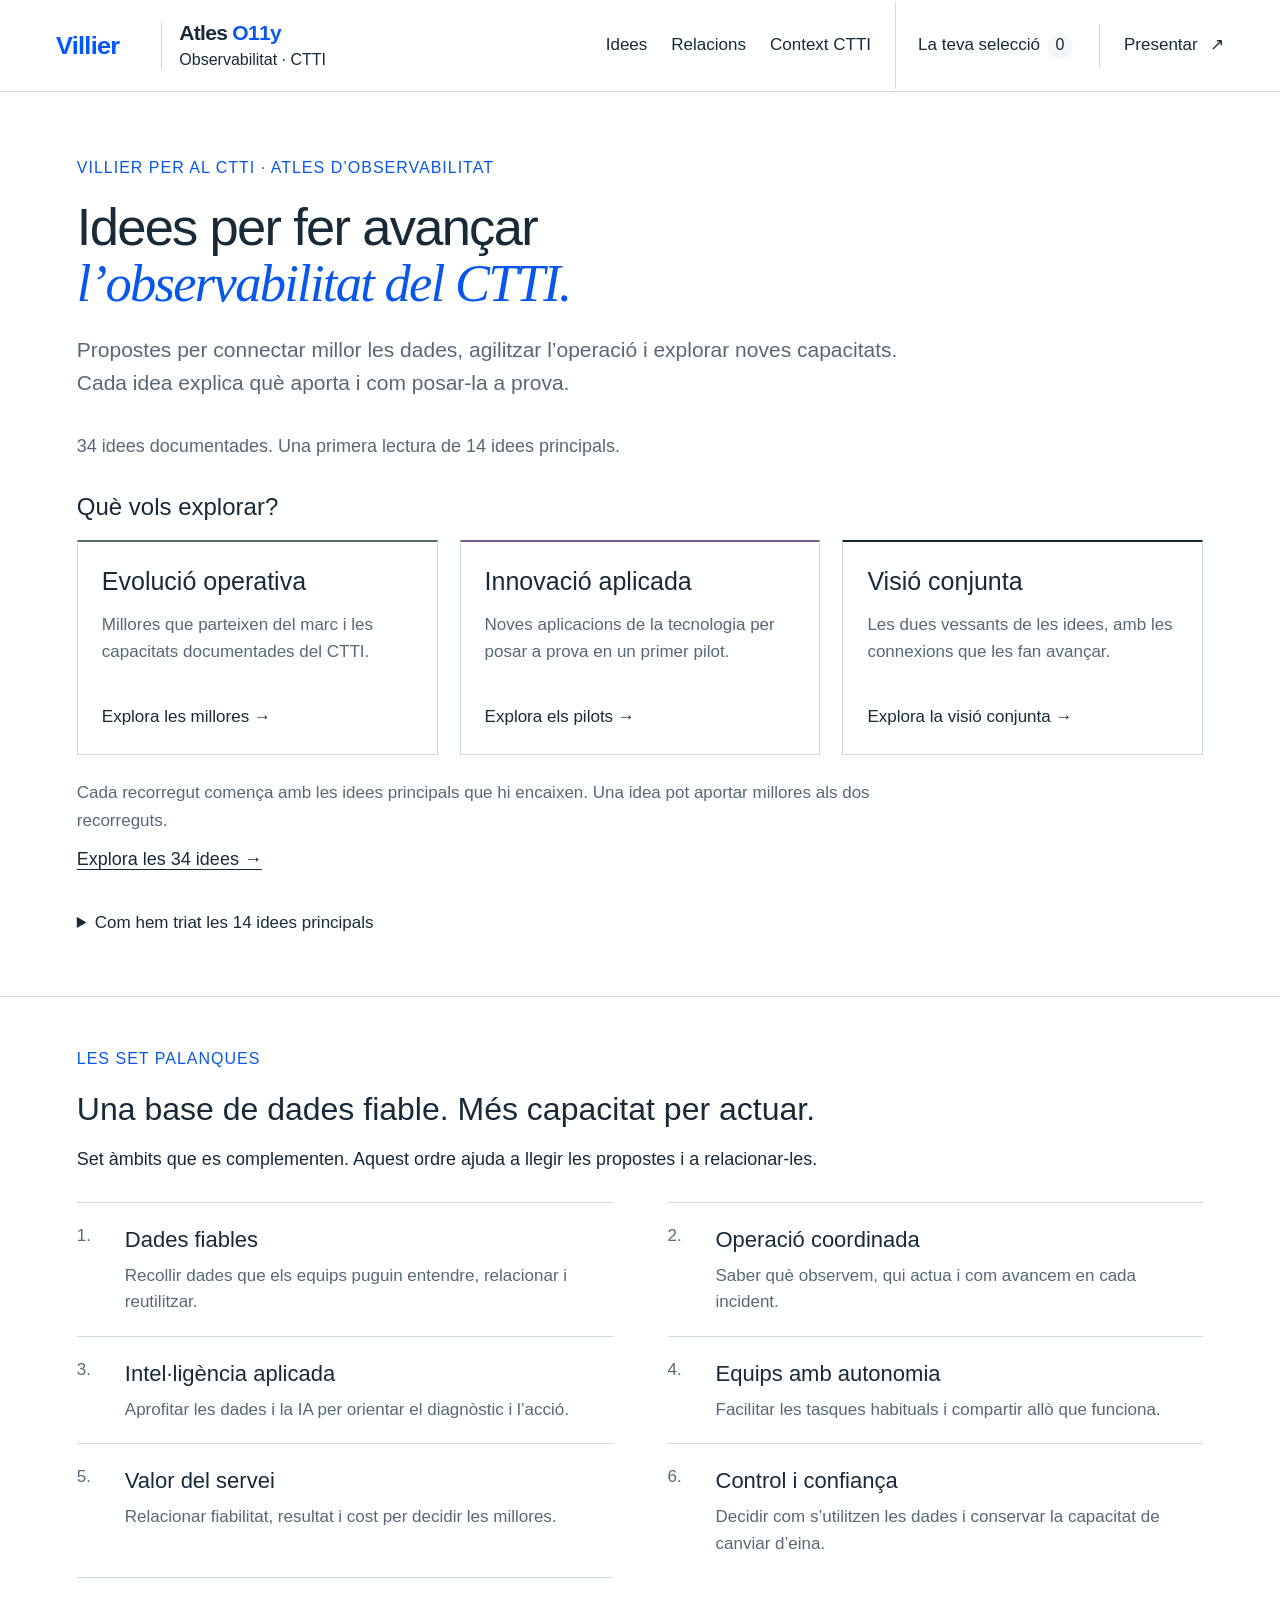
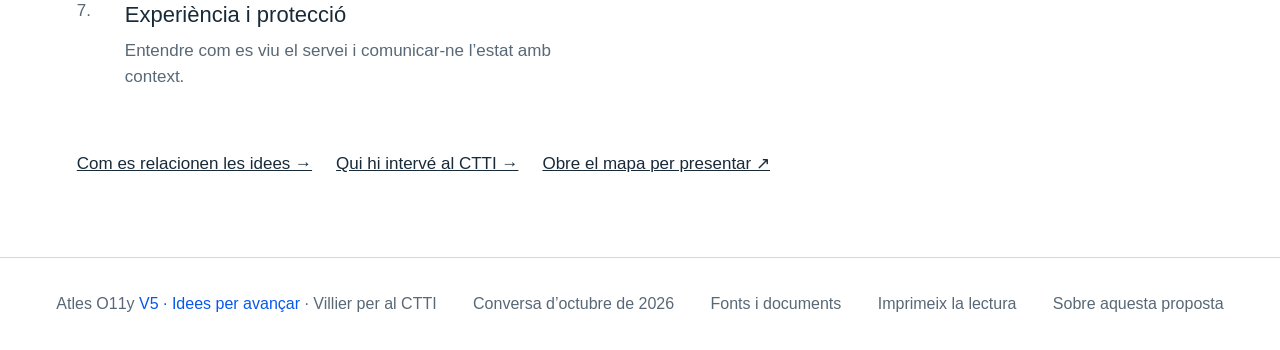
<file: index.html>
<!doctype html>
<html lang="ca">
<head>
<meta charset="utf-8"><meta name="viewport" content="width=device-width,initial-scale=1">
<meta name="description" content="34 propostes de Villier per ampliar l’observabilitat del CTTI, amb base corporativa, casos internacionals documentats i proves de resultat.">
<meta name="theme-color" content="#0757ed">
<title>Atles d’observabilitat · V5 · Villier per al CTTI</title>
<link rel="icon" href="favicon.svg?v=20261012-pau1" type="image/svg+xml"><link rel="icon" href="favicon.ico?v=20261012-pau1" sizes="any"><link rel="apple-touch-icon" href="favicon.png?v=20261012-pau1">
<link rel="stylesheet" href="style.css?v=20261012-pau1">
<link rel="stylesheet" href="experience.css?v=20261012-pau1">
<link rel="stylesheet" href="relations.css?v=20261012-pau1">
<link rel="stylesheet" href="lenses.css?v=20261012-relations2"><link rel="stylesheet" href="reading.css?v=20261012-pau1">
<link rel="stylesheet" href="pau-lenses.css?v=20261012-pau1">
</head>
<body>
<a class="skip" href="#main">Ves al contingut</a>
<header class="topbar"><a class="brand" href="#home" aria-label="Atles O11y, inici"><img src="villier-logo.svg?v=20261012-pau1" alt="Villier" class="villier-logo"><span class="brand-title">Atles <b>O11y</b><small>Observabilitat · CTTI</small></span></a><button type="button" class="menu-toggle" aria-label="Obre el menú" aria-expanded="false" aria-controls="primary-nav"><svg viewBox="0 0 24 24" width="24" height="24" aria-hidden="true"><path d="M4 6h16M4 12h16M4 18h16" fill="none" stroke="currentColor" stroke-width="1.5"/></svg></button><nav id="primary-nav" aria-label="Navegació principal"><a class="mobile-home" href="#home" data-nav="home">Inici</a><a href="#atlas" data-nav="atlas">Idees</a><a href="#relations" data-nav="relations">Relacions</a><a href="#context/actors" data-nav="context">Context CTTI</a><a class="selection-nav" href="#selection" data-nav="selection">La teva selecció <span id="selection-count">0</span></a></nav><a class="projection-link" href="mapa-o11y-villier.html?v=20261012-pau1" target="atles-map" rel="noopener" aria-label="Mapa per presentar, obre en una altra pestanya">Presentar <span aria-hidden="true">↗</span></a></header>
<nav id="breadcrumbs" class="site-breadcrumbs" aria-label="Fil d’Ariadna" hidden></nav>
<div id="lens-bar"></div>
<main id="main" tabindex="-1"></main>
<footer class="footer"><span>Atles O11y <b>V5 · Idees per avançar</b> · Villier per al CTTI</span><span>Conversa d’octubre de 2026</span><a href="#sources">Fonts i documents</a><a href="imprimir.html" target="_blank">Imprimeix la lectura</a><a href="#about">Sobre aquesta proposta</a></footer>
<div id="toast" role="status" aria-live="polite"></div>
<script src="data.js?v=20261012-pau1"></script><script src="context.js?v=20261012-pau1"></script><script src="model.js?v=20261012-pau1"></script><script src="editorial-data.js?v=20261012-pau1"></script><script src="positive-context.js?v=20261012-pau1"></script><script src="reading.js?v=20261012-pau1"></script><script src="lenses-data.js?v=20261012-pau1"></script><script src="lenses.js?v=20261012-pau1"></script><script src="context-views.js?v=20261012-pau1"></script><script src="enhancements.js?v=20261012-pau1"></script><script src="relations-data.js?v=20261012-pau1"></script><script src="relations.js?v=20261012-pau1"></script><script src="app.js?v=20261012-pau1"></script>
</body></html>
</file>
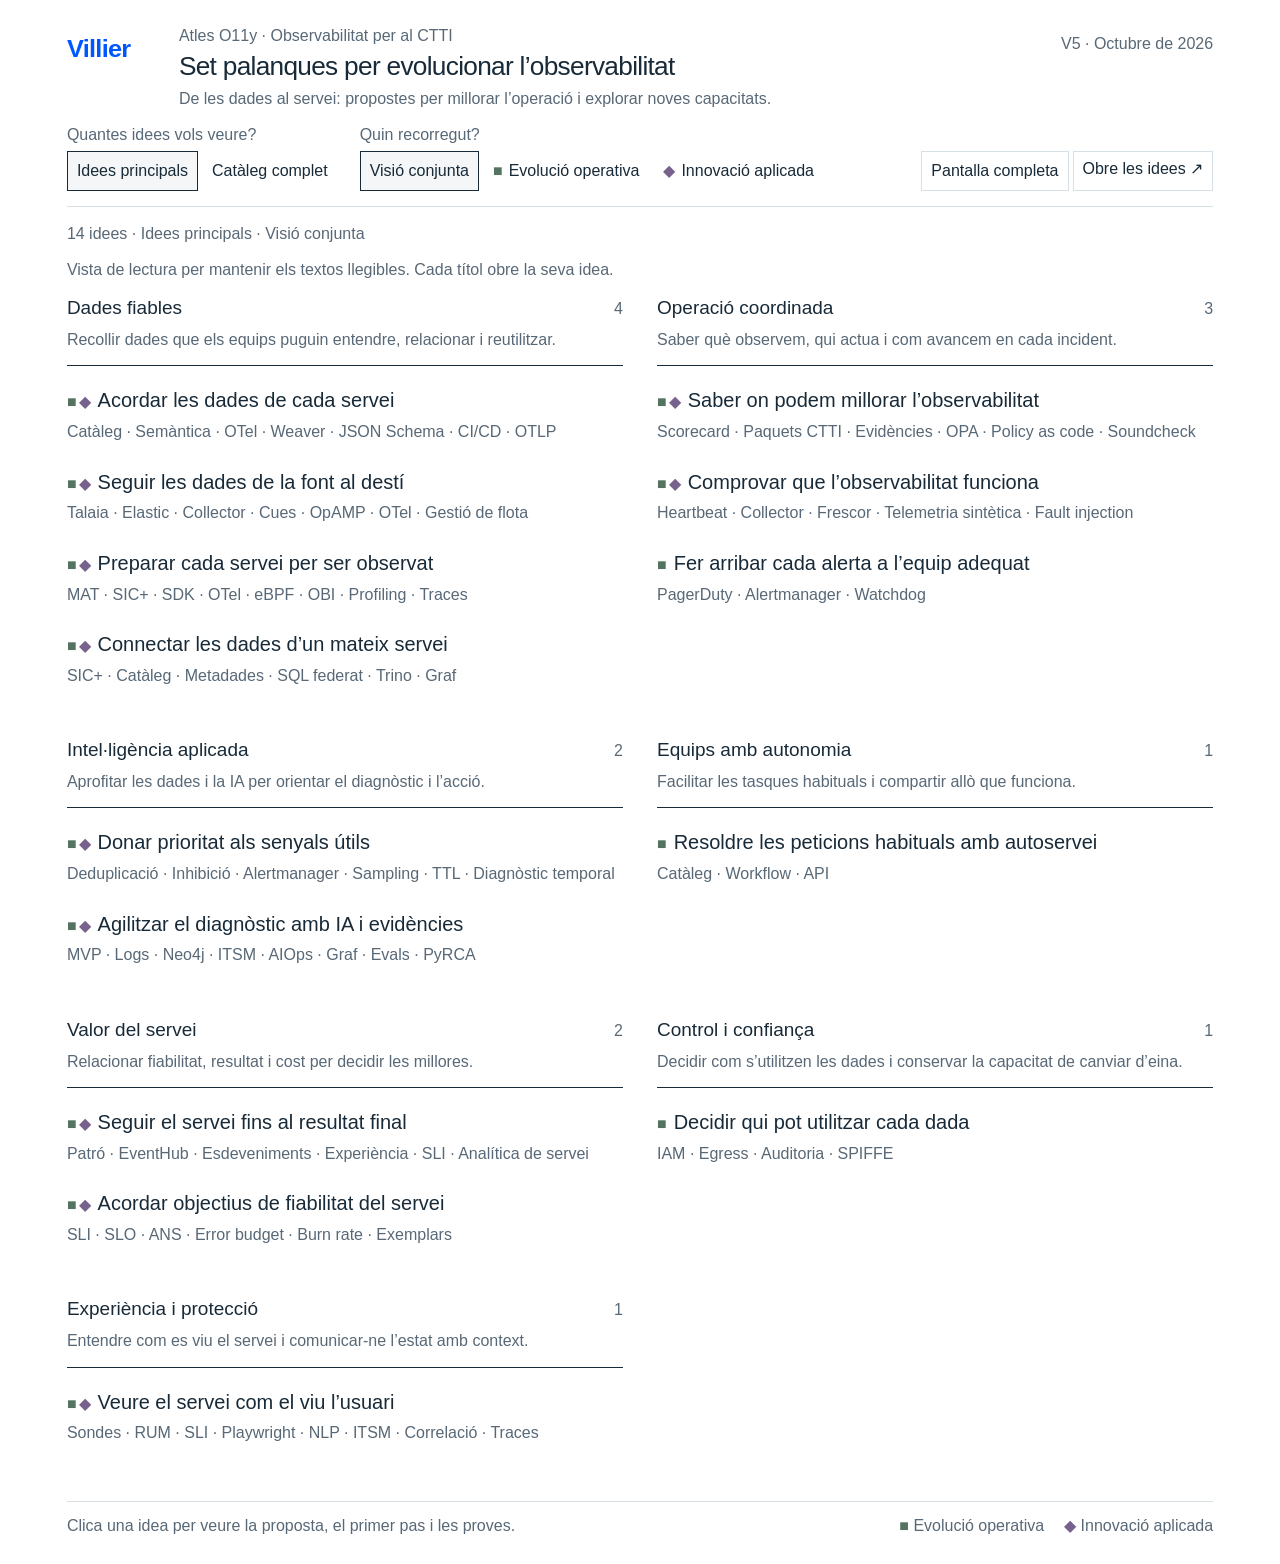
<file: mapa-o11y-villier.html>
<!doctype html>
<html lang="ca">
<head>
<meta charset="utf-8">
<meta name="viewport" content="width=device-width,initial-scale=1">
<title>Mapa de les idees · Atles O11y V5</title>
<link rel="icon" href="favicon.svg">
<style>
:root{font-family:'Segoe UI',Arial,sans-serif;color:#182a38;background:#fff;font-size:16px;--blue:#0757ed;--muted:#586876;--line:#d7e0e5;--evolve:#547360;--explore:#77628e}
*{box-sizing:border-box}body{margin:0}button,a{touch-action:manipulation}button{font:inherit;color:inherit;cursor:pointer}a{color:inherit}button:focus-visible,a:focus-visible{outline:3px solid var(--blue);outline-offset:4px}.skip{position:absolute;left:24px;top:-100px;background:white;padding:12px;z-index:5}.skip:focus{top:10px}.board{width:min(100%,calc(100vh * 16 / 9));min-height:100vh;margin:auto;padding:clamp(22px,2.1vw,42px);display:flex;flex-direction:column;gap:18px}.map-header{display:flex;gap:24px;align-items:flex-start}.map-header img{width:88px;height:auto;margin-top:8px}.map-heading{flex:1}.eyebrow{font-size:16px;color:var(--muted);margin:0 0 7px}h1{font-size:clamp(26px,2.05vw,40px);line-height:1.12;font-weight:500;letter-spacing:-.7px;margin:0 0 9px}.intro{font-size:16px;color:var(--muted);margin:0}.edition{font-size:16px;color:var(--muted);white-space:nowrap;padding-top:8px}.controls{display:flex;justify-content:space-between;align-items:flex-end;gap:16px;flex-wrap:wrap;border-bottom:1px solid var(--line);padding-bottom:15px}.filters{display:flex;gap:22px;flex-wrap:wrap}.filter-set{border:0;padding:0;margin:0;display:flex;gap:4px;flex-wrap:wrap}.filter-set legend{padding:0;margin-bottom:7px;font-size:16px;color:var(--muted)}.filter-set button,.tools button,.tools a{min-height:40px;border:1px solid transparent;background:white;padding:7px 9px;text-decoration:none;font-size:16px;line-height:1.25}.filter-set button[aria-pressed=true]{border-color:#182a38;background:#f4f6f7}.filter-set button[data-map-lens=evolve][aria-pressed=true]{background:#edf4ef}.filter-set button[data-map-lens=explore][aria-pressed=true]{background:#f3eef8}.filter-set button span{margin-right:6px}.evolve-mark{color:var(--evolve)}.explore-mark{color:var(--explore)}.tools{display:flex;gap:4px;align-items:center;flex-wrap:wrap}.tools button,.tools a{border-color:var(--line)}.map-status{font-size:16px;margin:0;color:var(--muted)}.map-groups{display:grid;grid-template-columns:repeat(7,minmax(0,1fr));gap:clamp(14px,1.2vw,25px);flex:1;align-items:start}.map-group{min-width:0}.group-heading{border-bottom:1px solid #182a38;padding:0 0 14px;margin-bottom:12px;min-height:76px}.group-heading h2{font-size:clamp(19px,1.3vw,26px);font-weight:500;line-height:1.2;margin:0}.group-heading p{font-size:16px;margin:9px 0 0;color:var(--muted);line-height:1.4}.group-count{color:var(--muted);font-weight:400;white-space:nowrap;font-size:16px}.ideas{list-style:none;margin:0;padding:0;display:grid;gap:13px}.idea{min-width:0}.idea a{display:block;text-decoration:none;line-height:1.24;font-size:clamp(16px,1.05vw,21px);padding:6px 0;overflow-wrap:break-word}.idea a:hover .idea-title{text-decoration:underline;text-underline-offset:4px}.idea-title{font-weight:500}.idea-mark{display:inline-block;white-space:nowrap;font-size:16px;letter-spacing:2px;margin-right:5px}.idea-tech{display:block;font-size:16px;color:var(--muted);line-height:1.4;margin-top:8px;font-weight:400}.map-footer{display:flex;justify-content:space-between;align-items:center;gap:16px;border-top:1px solid var(--line);padding-top:13px;font-size:16px;color:var(--muted);line-height:1.4}.map-footer p{margin:0}.legend{display:flex;gap:20px;flex-wrap:wrap}.legend span{white-space:nowrap}.screenreader{position:absolute;width:1px;height:1px;overflow:hidden;clip:rect(0,0,0,0);white-space:nowrap}.empty-group{font-size:16px;line-height:1.5;color:var(--muted)}.empty-group button{border:0;border-bottom:1px solid currentColor;background:transparent;padding:2px 0;color:var(--blue);text-align:left;font:inherit}.list-note{display:none;font-size:16px;margin:0;color:var(--muted)}body[data-scope=all] .group-heading p{display:none}body[data-scope=all] .group-heading{min-height:68px}body[data-scope=all] .ideas{gap:6px}body[data-scope=all] .idea-tech{display:none}body[data-scope=all] .idea a{font-size:clamp(16px,.94vw,19px);line-height:1.22}.is-list .board{width:100%;max-width:1200px;min-height:100vh}.is-list .map-groups{grid-template-columns:repeat(2,minmax(0,1fr));gap:34px}.is-list .group-heading{min-height:0}.is-list .group-heading p{display:block}.is-list .ideas{gap:6px}.is-list .idea a{font-size:20px;padding:10px 0}.is-list .idea-tech{display:block}.is-list .list-note{display:block}.is-list .map-group{padding-bottom:8px}.is-list .map-footer{margin-top:20px}
.group-heading h2{display:flex;gap:6px;justify-content:space-between;align-items:baseline;min-height:2.4em}.group-count{flex:0 0 auto}.group-heading p{min-height:4.2em}.is-list .group-heading h2,.is-list .group-heading p{min-height:0}
@media(min-width:1280px){body:not(.is-list) .board{height:min(100vh,56.25vw);min-height:0}body:not(.is-list) .map-groups{min-height:0}}
@media(max-width:1279px){.board{width:100%;max-width:1200px;min-height:100vh}.map-groups{grid-template-columns:repeat(2,minmax(0,1fr));gap:34px}.group-heading{min-height:0!important}.group-heading p{display:block!important}.idea a{font-size:20px!important;padding:10px 0}.idea-tech{display:block!important}.list-note{display:block}.edition{display:none}.controls{align-items:flex-start}.tools{padding-top:5px}}
@media(max-width:700px){.board{padding:24px 20px;gap:22px}.map-header{gap:16px}.map-header img{width:66px}.map-heading h1{font-size:28px}.eyebrow{margin-bottom:10px}.map-groups,.is-list .map-groups{grid-template-columns:1fr}.filters{gap:17px}.filter-set{gap:6px}.filter-set button{padding:9px 10px;min-height:44px}.map-footer{align-items:flex-start;flex-direction:column}.legend{gap:8px 20px}.tools a,.tools button{min-height:44px}.intro{line-height:1.5}}
@media(max-width:1279px){.group-heading h2,.group-heading p{min-height:0}}
@media print{.board{width:100%;padding:0}.controls,.list-note,.skip{display:none}.map-groups{grid-template-columns:repeat(2,minmax(0,1fr))}.map-group{break-inside:avoid}.idea-tech{display:block!important}.map-footer{margin-top:20px}}
</style>
</head>
<body>
<a class="skip" href="#map-groups">Ves a les idees</a>
<main class="board">
<header class="map-header"><img src="villier-logo.svg" alt="Villier"><div class="map-heading"><p class="eyebrow">Atles O11y · Observabilitat per al CTTI</p><h1>Set palanques per evolucionar l’observabilitat</h1><p class="intro">De les dades al servei: propostes per millorar l’operació i explorar noves capacitats.</p></div><span class="edition">V5 · Octubre de 2026</span></header>
<div class="controls">
<div class="filters"><fieldset class="filter-set"><legend>Quantes idees vols veure?</legend><button type="button" data-map-scope="principal" aria-pressed="true">Idees principals</button><button type="button" data-map-scope="all" aria-pressed="false">Catàleg complet</button></fieldset><fieldset class="filter-set"><legend>Quin recorregut?</legend><button type="button" data-map-lens="all" aria-pressed="true">Visió conjunta</button><button type="button" data-map-lens="evolve" aria-pressed="false"><span class="evolve-mark" aria-hidden="true">■</span>Evolució operativa</button><button type="button" data-map-lens="explore" aria-pressed="false"><span class="explore-mark" aria-hidden="true">◆</span>Innovació aplicada</button></fieldset></div>
<nav class="tools" aria-label="Eines del mapa"><button type="button" id="map-view" aria-pressed="false">Veure en llista</button><button type="button" id="fullscreen">Pantalla completa</button><a href="index.html#atlas" target="atles-detail" rel="noopener" id="atlas-link">Obre les idees ↗</a></nav>
</div>
<p class="map-status" id="map-status" role="status"></p><p class="list-note">Vista de lectura per mantenir els textos llegibles. Cada títol obre la seva idea.</p>
<div class="map-groups" id="map-groups" tabindex="-1"></div>
<footer class="map-footer"><p>Clica una idea per veure la proposta, el primer pas i les proves.</p><div class="legend"><span><span class="evolve-mark" aria-hidden="true">■</span> Evolució operativa</span><span><span class="explore-mark" aria-hidden="true">◆</span> Innovació aplicada</span></div></footer>
</main>
<script src="data.js"></script><script src="model.js"></script><script src="lenses-data.js"></script><script src="editorial-data.js"></script><script src="positive-context.js"></script><script src="reading.js"></script><script src="lenses.js"></script><script src="map-lenses.js"></script>
</body>
</html>
</file>
<file: style.css>
@charset "UTF-8";
:root{--blue:#0757ed;--navy:#142634;--ink:#182a38;--muted:#586876;--line:#cfd9df;--paper:#f4f6f7;--white:#fff;--serif:Georgia,'Times New Roman',serif;--sans:'Segoe UI',Arial,sans-serif;--group:var(--blue)}
*{box-sizing:border-box}html{scroll-behavior:smooth}body{margin:0;color:var(--ink);font-family:var(--sans);font-size:16px;line-height:1.55;background:var(--white)}button,input,select,textarea{font:inherit}a{color:inherit}button,a,input,textarea,select{-webkit-tap-highlight-color:transparent}button{cursor:pointer}button:focus-visible,a:focus-visible,input:focus-visible,select:focus-visible,textarea:focus-visible{outline:3px solid #f8b929;outline-offset:4px}button:disabled{cursor:default;opacity:.5}.skip{position:fixed;top:-100px;left:20px;background:white;padding:12px;z-index:100}.skip:focus{top:10px}.topbar{position:sticky;top:0;z-index:30;background:#ffffffef;backdrop-filter:blur(12px);height:89px;border-bottom:1px solid var(--line);padding:0 4.4vw;display:flex;align-items:center;gap:30px}.brand{text-decoration:none;white-space:nowrap;font-weight:700;letter-spacing:-1px;font-size:26px;line-height:1.1}.brand b{color:var(--blue)}.brand span{display:block;font-size:16px;font-weight:600;letter-spacing:2.5px;margin-top:7px}.topbar nav{display:flex;gap:26px;align-items:center;margin-left:auto}.topbar nav a{font-size:16px;text-decoration:none;white-space:nowrap;padding:30px 0;position:relative}.topbar nav a.active:after{content:'';position:absolute;bottom:0;left:0;right:0;height:3px;background:var(--blue)}#selection-count{display:inline-flex;align-items:center;justify-content:center;background:var(--paper);border-radius:50%;font-size:16px;width:21px;height:21px;margin-left:3px}.download-top{font-size:16px;text-decoration:none;border-left:1px solid var(--line);padding-left:25px;white-space:nowrap}.download-top span{margin-left:10px;color:var(--blue);font-size:18px}main{min-height:75vh;outline:none}.wrap{max-width:1440px;margin:auto;padding:50px 6vw 80px}.eyebrow{font-size:16px;text-transform:uppercase;letter-spacing:2.2px;font-weight:700;color:var(--blue);margin:0 0 18px}.hero{display:grid;grid-template-columns:1.6fr 1fr;gap:6vw;align-items:center;min-height:620px;padding-top:70px;padding-bottom:75px}.hero h1{font-size:clamp(50px,5.6vw,86px);line-height:1.02;font-weight:500;letter-spacing:-4px;margin:0 0 28px}.hero h1 em{font-family:var(--serif);font-weight:400;letter-spacing:-3px;color:var(--blue)}.hero .lead{max-width:620px;font-size:18px;line-height:1.65;color:var(--muted)}.actions{display:flex;gap:12px;align-items:center;flex-wrap:wrap;margin-top:30px}.btn{border:1px solid var(--navy);background:transparent;color:var(--navy);padding:12px 20px;display:inline-flex;justify-content:center;align-items:center;gap:13px;text-decoration:none;font-size:16px;font-weight:600;min-height:46px;transition:background .18s,color .18s}.btn:hover{background:var(--paper)}.btn.primary{background:var(--blue);color:#fff;border-color:var(--blue)}.btn.primary:hover{background:#0349cb}.btn.small{padding:8px 13px;font-size:16px;min-height:35px}.btn.on{background:var(--navy);color:#fff}.btn.ghost{border-color:var(--line)}.hero-map{border-top:1px solid var(--navy);padding-top:18px}.map-caption{font-size:16px;color:var(--muted);display:flex;justify-content:space-between;margin-bottom:30px}.hero-map .grid-label{font-family:var(--serif);font-size:24px;line-height:1.3;margin:0 0 25px}.map-row{display:flex;gap:8px;margin:8px 0}.map-cell{flex:1;display:flex;align-items:center;justify-content:space-between;text-decoration:none;border:1px solid var(--line);padding:15px 14px;font-size:16px;background:white;transition:transform .15s,border .15s;min-width:0}.map-cell:hover{transform:translateY(-2px);border-color:var(--blue)}.map-cell b{font-size:24px;font-weight:400;margin-right:9px;color:var(--group)}.map-cell span{font-size:16px;text-align:right}.map-cell.blue{background:var(--blue);color:#fff;border-color:var(--blue)}.map-cell.blue b{color:white}.map-cell.tint{background:#edf3ff;border-color:#bfd1f7}.hero-facts{display:flex;border-top:1px solid var(--line);margin-top:28px;padding-top:18px;gap:25px;font-size:16px;color:var(--muted)}.hero-facts b{font-size:28px;font-weight:400;color:var(--ink);display:block;line-height:1.2}.statement{background:var(--navy);color:#fff}.statement .wrap{padding-top:56px;padding-bottom:56px;display:grid;grid-template-columns:1fr 2fr;gap:7vw}.statement h2{font-family:var(--serif);font-weight:400;font-size:32px;line-height:1.2;margin:0}.statement p{font-size:16px;color:#d7e0e6;margin:0 0 10px}.section-head{display:flex;gap:30px;align-items:end;justify-content:space-between;border-bottom:1px solid var(--line);padding-bottom:25px;margin-bottom:30px}.section-head h1,.section-head h2{font-size:38px;line-height:1.1;font-weight:500;letter-spacing:-1.5px;margin:0}.section-head p{max-width:560px;color:var(--muted);font-size:16px;margin:10px 0 0}.section-head .link{font-size:16px;white-space:nowrap;color:var(--blue);text-decoration:none}.route-list{display:grid;grid-template-columns:repeat(3,1fr);border-left:1px solid var(--line);border-top:1px solid var(--line)}.route-card{padding:25px;border-right:1px solid var(--line);border-bottom:1px solid var(--line)}.route-card .index{font-size:16px;letter-spacing:1px;color:var(--blue)}.route-card h3{font-size:21px;font-weight:500;margin:13px 0 10px;line-height:1.3}.route-card p{font-size:16px;color:var(--muted);margin:0 0 20px}.route-card a{font-size:16px;color:var(--blue);text-decoration:none}.toolbar{display:flex;gap:12px;align-items:center;justify-content:space-between;margin:27px 0 18px}.search{position:relative;flex:1;max-width:540px}.search input{width:100%;border:1px solid var(--line);padding:12px 15px 12px 43px;border-radius:0;background:var(--paper);font-size:16px}.search:before{content:'⌕';font-size:24px;position:absolute;left:15px;top:4px;color:var(--muted)}.toolbar select{padding:12px;border:1px solid var(--line);background:white;font-size:16px;max-width:210px}.filters{display:flex;flex-wrap:wrap;gap:6px;margin:22px 0 28px}.filter{padding:8px 12px;border:1px solid transparent;background:white;font-size:16px}.filter:hover{background:var(--paper)}.filter.active{border-color:var(--blue);color:var(--blue);background:#f2f6ff}.filter .n{font-size:16px;opacity:.65;margin-left:5px}.results-count{font-size:16px;color:var(--muted);margin:0 0 16px}.card-grid{display:grid;grid-template-columns:repeat(3,1fr);gap:21px}.idea-card{border:1px solid var(--line);padding:22px 23px 19px;display:flex;flex-direction:column;position:relative;min-height:320px;transition:box-shadow .2s,transform .2s}.idea-card:hover{transform:translateY(-3px);box-shadow:0 8px 20px #14263409}.card-top{display:flex;justify-content:space-between;align-items:center;margin-bottom:22px}.code{font-size:27px;font-weight:500;line-height:1;color:var(--group);letter-spacing:-1px}.group-small{font-size:16px;letter-spacing:1.2px;text-transform:uppercase;color:var(--muted)}.bookmark{border:1px solid var(--line);background:white;width:31px;height:31px;line-height:1;font-size:19px;color:var(--muted)}.bookmark.on{background:var(--blue);color:white;border-color:var(--blue)}.idea-card h3{font-size:23px;font-weight:500;line-height:1.2;margin:0 0 13px;letter-spacing:-.6px}.idea-card h3 a{text-decoration:none}.idea-card .sub{font-size:16px;color:var(--muted);line-height:1.6;margin:0 0 20px}.tech-strip{display:flex;flex-wrap:wrap;gap:4px 10px;font-size:16px;color:var(--group);margin-top:auto;padding:10px 0 16px}.tech-strip span{border-bottom:1px solid #d8e3f1;padding-bottom:2px}.card-bottom{display:flex;align-items:center;justify-content:space-between;font-size:16px;border-top:1px solid var(--line);padding-top:12px;color:var(--muted)}.card-bottom a{color:var(--ink);text-decoration:none}.empty{padding:55px 0;color:var(--muted)}.crumb{font-size:16px;color:var(--muted);display:flex;gap:13px;align-items:center;margin-bottom:30px}.crumb a{text-decoration:none}.detail-head{display:grid;grid-template-columns:90px 1fr auto;gap:25px;align-items:start;border-bottom:1px solid var(--line);padding-bottom:34px}.detail-code{font-size:64px;font-weight:300;color:var(--group);line-height:1;letter-spacing:-3px}.detail-head h1{font-size:clamp(30px,3.5vw,49px);font-weight:500;line-height:1.12;letter-spacing:-1.6px;margin:0 0 13px;max-width:880px}.detail-head .subtitle{font-size:18px;color:var(--muted);margin:0;max-width:800px}.detail-head .head-actions{display:flex;flex-direction:column;gap:9px}.detail-tabs{position:sticky;top:89px;z-index:20;background:#fffffff5;border-bottom:1px solid var(--line);display:flex;gap:28px;margin-bottom:30px}.detail-tabs button{font-size:16px;padding:17px 0;background:none;border:0;border-bottom:3px solid transparent;color:var(--muted)}.detail-tabs button.active{color:var(--ink);border-bottom-color:var(--group)}.detail-layout{display:grid;grid-template-columns:minmax(0,2.15fr) minmax(240px,1fr);gap:6vw}.content-section{margin-bottom:33px}.content-section h2{font-size:22px;font-weight:500;letter-spacing:-.4px;margin:0 0 15px;line-height:1.25}.content-section p{font-size:16px;line-height:1.7;margin:0 0 14px}.content-section .small{font-size:16px;color:var(--muted)}.sidebar-section{border-top:1px solid var(--line);padding:18px 0;margin-bottom:15px}.sidebar-section h3{font-size:16px;text-transform:uppercase;letter-spacing:1.4px;font-weight:700;margin:0 0 15px;color:var(--muted)}.sidebar-section p{font-size:16px;line-height:1.65}.side-meta{display:flex;justify-content:space-between;font-size:16px;padding:6px 0}.side-meta strong{font-weight:600}.tech-item{margin-bottom:17px}.tech-item b{display:block;font-size:16px;margin-bottom:5px;font-weight:600}.tech-item p{font-size:16px;color:var(--muted);line-height:1.5;margin:0}.flow{display:grid;grid-template-columns:repeat(4,1fr);gap:0;margin:22px 0 28px;border-top:1px solid var(--group);border-bottom:1px solid var(--line)}.flow-step{position:relative;padding:17px 16px 21px 0;font-size:16px;line-height:1.5}.flow-step:not(:first-child){padding-left:18px;border-left:1px solid var(--line)}.flow-step:not(:last-child):after{content:'→';position:absolute;right:7px;top:13px;color:var(--group)}.flow-step b{display:block;font-size:16px;font-weight:500;color:var(--group);margin-bottom:10px}.flow-step span{display:block}.dep-links{display:flex;flex-wrap:wrap;gap:8px}.dep-links a{padding:5px 10px;border:1px solid var(--line);text-decoration:none;font-size:16px}.acceptance{counter-reset:tests;list-style:none;padding:0;margin:15px 0}.acceptance li{counter-increment:tests;padding:13px 0 13px 35px;border-bottom:1px solid var(--line);position:relative;font-size:16px;line-height:1.55}.acceptance li:before{content:'0' counter(tests);position:absolute;left:0;color:var(--group);font-size:16px}.metrics{list-style:none;padding:0}.metrics li{font-size:16px;padding:7px 0;border-bottom:1px solid var(--line)}.tender{padding:24px 26px;background:#f1f5f9;border-left:3px solid var(--group);font-size:16px;line-height:1.75}.tender p{margin:0}.note{font-size:16px;color:var(--muted);line-height:1.65;margin:15px 0}.evidence-item{padding:22px 0;border-bottom:1px solid var(--line)}.evidence-item:first-child{padding-top:0}.evidence-meta{font-size:16px;color:var(--muted);letter-spacing:.8px;text-transform:uppercase;margin-bottom:10px;display:flex;gap:10px;flex-wrap:wrap}.evidence-item h3{font-size:20px;line-height:1.25;font-weight:500;margin:0 0 10px}.evidence-item h3 a{text-decoration:none;border-bottom:1px solid var(--line)}.evidence-item p{font-size:16px;line-height:1.65;margin:8px 0}.evidence-item .transfer{color:var(--muted);font-size:16px}.evidence-item .limitation{font-size:16px;color:var(--muted)}.scores{display:grid;grid-template-columns:1fr 75px;gap:9px 15px;align-items:center}.scores label{font-size:16px}.scores select{padding:7px;background:white;border:1px solid var(--line);border-radius:0;width:100%;font-size:16px}.score-summary{display:flex;align-items:center;justify-content:space-between;border-top:1px solid var(--line);margin-top:15px;padding-top:13px;font-size:16px}.score-summary strong{font-size:23px;font-weight:400;color:var(--blue)}textarea.notes{width:100%;min-height:110px;resize:vertical;padding:10px;border:1px solid var(--line);font-size:16px;line-height:1.5;background:#fcfcfc}.nextprev{display:flex;justify-content:space-between;border-top:1px solid var(--line);margin-top:45px;padding-top:20px;gap:20px}.nextprev a{font-size:16px;text-decoration:none;max-width:47%}.nextprev span{display:block;font-size:16px;text-transform:uppercase;letter-spacing:1px;color:var(--muted);margin-bottom:7px}.nextprev .right{text-align:right}.source-list{border-top:1px solid var(--line)}.source-row{display:grid;grid-template-columns:60px 1.6fr 2fr;gap:28px;border-bottom:1px solid var(--line);padding:23px 0;scroll-margin-top:115px}.source-id{font-family:var(--serif);font-size:23px;color:var(--blue)}.source-row h3{font-size:17px;font-weight:500;line-height:1.3;margin:0 0 8px}.source-row h3 a{text-decoration:none;border-bottom:1px solid var(--line)}.source-row p{font-size:16px;margin:0 0 8px;color:var(--muted)}.source-row .meta{font-size:16px}.source-row .linked{font-size:16px;margin-top:10px;display:flex;flex-wrap:wrap;gap:8px}.source-row .linked a{color:var(--blue);text-decoration:none}.matrix-scroll{overflow-x:auto}.compare-table{border-collapse:collapse;width:100%;min-width:650px;margin:25px 0}.compare-table th,.compare-table td{text-align:left;vertical-align:top;border:1px solid var(--line);padding:18px;font-size:16px;line-height:1.6}.compare-table th{font-weight:500;font-size:19px;background:var(--paper);min-width:210px}.compare-table th:first-child{width:135px;min-width:120px;font-size:16px}.compare-table td:first-child{font-size:16px;font-weight:600;color:var(--muted)}.compare-table p{margin:0 0 10px}.selected-list{border-top:1px solid var(--line)}.selected-row{display:flex;align-items:center;gap:20px;border-bottom:1px solid var(--line);padding:20px 0}.selected-row .title{flex:1}.selected-row h3{font-size:19px;font-weight:500;margin:0 0 4px}.selected-row h3 a{text-decoration:none}.selected-row p{font-size:16px;color:var(--muted);margin:0}.selected-row input[type=checkbox]{width:18px;height:18px;accent-color:var(--blue)}.score-badge{font-size:22px;color:var(--blue);min-width:60px;text-align:right}.arch-intro{max-width:850px;font-size:18px;color:var(--muted);margin-bottom:40px}.arch-layer{display:grid;grid-template-columns:65px 1.1fr 2fr 1fr;gap:24px;align-items:start;padding:27px 0;border-top:1px solid var(--line)}.arch-layer .letter{font-size:39px;font-weight:300;color:var(--group)}.arch-layer h2{font-size:24px;font-weight:500;line-height:1.25;margin:0}.arch-layer p{font-size:16px;color:var(--muted);margin:0}.arch-layer .links{display:flex;flex-wrap:wrap;gap:7px}.arch-layer .links a{font-size:16px;text-decoration:none;color:var(--group);padding:5px 8px;border:1px solid var(--line)}.methodology{max-width:850px}.methodology h2{font-size:25px;font-weight:500;margin:35px 0 12px}.methodology p,.methodology li{font-size:16px;line-height:1.7}.meeting{background:#f7f9fb;min-height:calc(100vh - 89px);padding:35px 5vw 25px;display:flex;flex-direction:column}.meeting-toolbar{display:flex;justify-content:space-between;align-items:center;margin-bottom:25px;gap:15px}.meeting-counter{font-size:16px;color:var(--muted)}.meeting-header{display:flex;gap:28px;align-items:start;margin-bottom:22px}.meeting-header .detail-code{font-size:70px}.meeting-header h1{font-size:clamp(30px,3.2vw,49px);font-weight:500;letter-spacing:-1.7px;line-height:1.12;margin:0 0 10px;max-width:1030px}.meeting-header p{font-size:18px;color:var(--muted);margin:0}.meeting-body{display:grid;grid-template-columns:1.7fr 1fr;gap:5vw;flex:1}.meeting-body h2{font-size:16px;letter-spacing:1.5px;text-transform:uppercase;font-weight:700;color:var(--blue);margin:12px 0 12px}.meeting-body p{font-size:17px;line-height:1.6}.meeting .flow{background:white;border-bottom:1px solid var(--line)}.meeting .flow-step{font-size:16px;padding:18px}.meeting .flow-step b{font-size:16px}.meeting .pilot{font-size:16px}.meeting-cases{border-left:1px solid var(--line);padding-left:30px}.meeting-cases p{font-size:16px}.meeting-cases .source-name{font-family:var(--serif);font-size:25px;margin:12px 0}.meeting-foot{display:flex;align-items:center;justify-content:space-between;border-top:1px solid var(--line);padding-top:20px;margin-top:24px}.meeting-foot p{font-size:16px;color:var(--muted);margin:0}.footer{display:flex;justify-content:space-between;gap:25px;padding:24px 4.4vw;font-size:16px;color:var(--muted);border-top:1px solid var(--line)}.footer a{text-decoration:none}.footer b{font-weight:500;color:var(--blue)}#toast{position:fixed;bottom:26px;left:50%;transform:translateX(-50%);background:var(--navy);color:white;padding:13px 22px;font-size:16px;z-index:100;opacity:0;pointer-events:none;transition:opacity .2s;max-width:90vw}#toast.show{opacity:1}.notice-inline{font-size:16px;padding:15px 0;color:var(--muted);border-top:1px solid var(--line)}.case-points{display:grid;grid-template-columns:repeat(3,1fr);gap:30px}.case-points h3{font-size:21px;font-weight:500;margin:0 0 12px}.case-points p{font-size:16px;color:var(--muted)}.case-points a{font-size:16px;color:var(--blue)}.import-label{cursor:pointer}.visually-hidden{position:absolute;width:1px;height:1px;overflow:hidden;clip:rect(0,0,0,0)}.group-quote{font-family:var(--serif);font-size:29px;font-weight:400;line-height:1.35;max-width:850px;margin:20px 0 33px}.mini-chart{display:flex;gap:6px;align-items:flex-end;height:55px;margin-top:10px}.mini-chart div{flex:1;background:var(--blue);min-height:2px;position:relative}.mini-chart div span{font-size:16px;position:absolute;bottom:100%;left:50%;transform:translateX(-50%);color:var(--muted)}
@media(min-width:1600px){.hero{min-height:700px}.wrap{padding-left:70px;padding-right:70px}}
@media(max-width:1150px){.topbar{gap:18px;padding:0 3vw}.topbar nav{gap:17px}.download-top{display:none}.hero{gap:4vw}.hero h1{font-size:64px}.card-grid{grid-template-columns:repeat(2,1fr)}.detail-head{grid-template-columns:70px 1fr}.detail-head .head-actions{grid-column:2;flex-direction:row}.detail-layout{gap:35px}.flow{grid-template-columns:repeat(2,1fr)}.flow-step:nth-child(3){border-left:0;border-top:1px solid var(--line);padding-left:0}.flow-step:nth-child(4){border-top:1px solid var(--line)}.flow-step:nth-child(2):after{content:''}.meeting .flow-step:nth-child(3){padding-left:18px}.arch-layer{grid-template-columns:50px 1fr 2fr}.arch-layer .links{grid-column:2 / 4}.source-row{grid-template-columns:50px 1fr 1fr;gap:20px}}
@media(max-width:760px){.topbar{height:auto;min-height:76px;flex-wrap:wrap;padding:15px 5vw 0;gap:14px}.brand{font-size:24px}.topbar nav{order:2;width:100%;overflow:auto;gap:22px;margin:0}.topbar nav a{padding:8px 0 13px;font-size:16px}.brand span{font-size:16px}.wrap{padding:35px 6vw 50px}.hero{grid-template-columns:1fr;gap:35px;min-height:0}.hero h1{font-size:54px;letter-spacing:-2.5px}.hero h1 em{letter-spacing:-2px}.hero .lead{font-size:16px}.hero-map{margin-top:15px}.hero-facts{gap:35px}.statement .wrap{grid-template-columns:1fr;gap:20px}.statement h2{font-size:28px}.route-list{grid-template-columns:1fr}.section-head{align-items:start;flex-direction:column;gap:15px}.section-head h1,.section-head h2{font-size:32px}.card-grid{grid-template-columns:1fr}.idea-card{min-height:285px}.toolbar{flex-wrap:wrap}.search{max-width:none;min-width:100%}.toolbar select{max-width:100%;flex:1}.filters{gap:4px}.filter{font-size:16px;padding:8px}.detail-code{font-size:46px;letter-spacing:-2px}.detail-head{grid-template-columns:50px 1fr;gap:17px}.detail-head h1{font-size:31px;letter-spacing:-1px}.detail-head .subtitle{font-size:16px}.detail-head .head-actions{grid-column:1 / -1;flex-wrap:wrap}.detail-tabs{top:113px;gap:22px;overflow:auto}.detail-tabs button{white-space:nowrap;font-size:16px}.detail-layout{grid-template-columns:1fr;gap:12px}.content-section p{font-size:16px}.source-row{grid-template-columns:45px 1fr;gap:15px}.source-row>div:last-child{grid-column:2}.source-row h3{font-size:17px}.arch-layer{grid-template-columns:40px 1fr;gap:13px}.arch-layer p,.arch-layer .links{grid-column:2}.arch-layer h2{font-size:23px}.meeting{padding:25px 6vw}.meeting-header{gap:15px}.meeting-header .detail-code{font-size:45px}.meeting-header h1{font-size:30px;letter-spacing:-1px}.meeting-header p{font-size:16px}.meeting-body{grid-template-columns:1fr}.meeting-cases{border-left:0;border-top:1px solid var(--line);padding:20px 0 0}.meeting-body p{font-size:16px}.meeting-foot{flex-wrap:wrap;gap:15px}.meeting-foot p{width:100%;order:3}.meeting-toolbar{align-items:start}.footer{flex-direction:column;gap:8px;font-size:16px;padding:20px 6vw}.selected-row{gap:12px;flex-wrap:wrap}.selected-row .title{min-width:65%}.selected-row h3{font-size:17px}.case-points{grid-template-columns:1fr;gap:20px}.crumb{flex-wrap:wrap;margin-bottom:22px}.group-quote{font-size:24px}.btn{padding:10px 15px}}
@media(prefers-reduced-motion:reduce){html{scroll-behavior:auto}*{transition:none!important}}
@media print{.topbar,.footer,.actions,.head-actions,.detail-tabs,.nextprev,#toast,.sidebar-section:has(.scores),.sidebar-section:has(textarea){display:none!important}.wrap{padding:0;max-width:none}.detail-layout{grid-template-columns:2fr 1fr;gap:25px}.detail-head{padding-top:0}body{font-size:11pt}.content-section{break-inside:avoid}.source-row,.evidence-item{break-inside:avoid}a{text-decoration:none}.meeting{padding:0;background:white}.meeting-toolbar,.meeting-foot{display:none}.idea-card{break-inside:avoid}}

/* Restrained additions: official Villier mark and the existing editorial layout. */
.brand{display:flex;align-items:center;gap:17px}.brand .villier-logo{display:block;width:61px;height:auto;padding:8px 0;flex:none}.brand .brand-title{font-size:22px;letter-spacing:-.7px;line-height:1.1;margin:0;padding-left:17px;border-left:1px solid var(--line);font-weight:600}.brand small{display:block;font-size:16px;letter-spacing:2px;font-weight:500;margin-top:7px}.radar{display:block;width:100%;max-width:390px;height:auto;margin:12px auto 0;overflow:visible}.radar-conclusion{border-top:1px solid var(--line);padding-top:12px;color:var(--ink);min-height:3em}.context-actions{margin:0 0 40px}.guide-grid,.actor-flow{display:grid;grid-template-columns:repeat(3,minmax(0,1fr));gap:30px;border-top:1px solid var(--line);padding:28px 0}.guide-grid h2,.actor-flow h2,.scope-domain h2{font-size:24px;font-weight:500;line-height:1.25;margin:12px 0}.guide-grid p,.actor-flow p,.scope-domain p{color:var(--muted);font-size:16px;line-height:1.65}.guide-grid .index{font-size:16px;color:var(--blue);letter-spacing:1px}.scope-grid{display:grid;grid-template-columns:repeat(2,minmax(0,1fr));column-gap:45px}.scope-domain{padding:26px 0;border-top:1px solid var(--line)}.scope-domain .eyebrow{font-size:16px}.scope-domain .dep-links{margin-top:20px}.scope-domain .note{font-size:16px}.tech-extension{border-top:1px solid var(--line);padding-top:15px}.tech-extension p{font-size:16px}.scope-card{border-top:1px solid var(--line);padding-top:24px}.scope-card p{font-size:16px}.actor-flow{grid-template-columns:repeat(4,minmax(0,1fr))}.actor-flow h2{font-size:19px}.compare-table .radar{min-width:220px}
@media(max-width:1250px){.topbar{gap:18px}.topbar nav{gap:17px}.download-top{display:none}}
@media(max-width:760px){.brand .villier-logo{width:54px}.brand .brand-title{font-size:22px}.guide-grid,.actor-flow,.scope-grid{grid-template-columns:1fr;gap:20px}.scope-grid{gap:0}.guide-grid article+article,.actor-flow article+article{border-top:1px solid var(--line);padding-top:16px}.radar{max-width:360px}}
</file>
<file: experience.css>
/* Navigation and reading flow, keeping the Atles visual system. */
:root{--header-height:88px}
html{scroll-padding-top:calc(var(--header-height) + 20px)}
*,*::before,*::after{box-sizing:border-box}
body{overflow-wrap:break-word}
a,button,input,select,textarea,summary{-webkit-tap-highlight-color:transparent}
:focus-visible,a:focus-visible,button:focus-visible,input:focus-visible,select:focus-visible,textarea:focus-visible,summary:focus-visible{outline:3px solid var(--blue);outline-offset:4px}
h1[tabindex="-1"]:focus{outline:none}
.topbar{min-height:88px;height:auto;gap:24px;z-index:50}
.topbar nav{gap:24px}
.topbar nav a{font-size:16px;min-height:44px;display:inline-flex;align-items:center}
.projection-link{font-size:16px;text-decoration:none;white-space:nowrap;min-height:44px;display:inline-flex;align-items:center;gap:12px;border-left:1px solid var(--line);padding-left:24px}
.menu-toggle{display:none;background:white;border:1px solid var(--line);padding:10px 14px;color:var(--ink);font:inherit;min-height:44px}
.btn{font-size:16px;min-height:44px;align-items:center}
.btn.small{font-size:16px;min-height:44px}
.bookmark{min-width:44px;min-height:44px}
.filter{font-size:16px;min-height:44px}
.tech-strip,.group-small,.card-bottom,.note,.small,.source-row .meta,.source-row .linked,.source-id,.evidence-meta,.limitation,.notice-inline{font-size:16px}
.tech-strip span{font-size:16px}
.eyebrow,.index,.map-caption,.map-cell span,.hero-facts,.group-small{font-size:16px}
.search input,.toolbar select,.scores select,.notes{font-size:16px;min-height:44px}
.scores label{font-size:16px}
.toolbar{gap:14px}
.detail-tabs{top:var(--header-height);gap:0;background:white;isolation:isolate}
.detail-tabs button{font-size:16px;min-height:48px;padding:12px 20px;white-space:normal;text-align:center}
.detail-tabs button:first-child{padding-left:0;padding-right:25px}
.detail-layout{align-items:start}
.detail-layout>*{min-width:0}
.detail-head h1{overflow-wrap:anywhere}
.context-nav{display:flex;gap:8px 24px;flex-wrap:wrap;border-bottom:1px solid var(--line);margin:0 0 32px}
.context-nav a{text-decoration:none;font-size:16px;min-height:48px;padding:12px 0;display:flex;align-items:center;border-bottom:2px solid transparent}
.context-nav a[aria-current="page"]{color:var(--blue);border-color:var(--blue);font-weight:600}
.context-intro{max-width:860px;font-size:18px;line-height:1.65}
.context-grid{display:grid;grid-template-columns:repeat(2,minmax(0,1fr));gap:0 36px}
.context-item{padding:24px 0;border-top:1px solid var(--line);scroll-margin-top:calc(var(--header-height) + 25px)}
.context-item h2{font-size:23px;font-weight:500;line-height:1.3;margin:0 0 12px}
.context-item summary{cursor:pointer;font-size:18px;line-height:1.5;min-height:44px;padding:6px 0}
.context-item summary small{display:inline-block;color:var(--blue);font-size:16px;margin-right:12px}
.context-item[open] summary{margin-bottom:15px}
.context-item summary:hover{color:var(--blue)}
.context-item p{font-size:16px;line-height:1.65;margin:0 0 14px}
.context-item .limit{color:var(--muted);font-size:16px}
.context-item .link{display:inline-block;min-height:44px;padding:10px 0;font-size:16px}
.context-summary{border-left:3px solid var(--blue);padding:4px 0 4px 20px;max-width:960px;margin:26px 0 36px}
.context-summary p{font-size:16px;line-height:1.65;margin:7px 0}
.context-summary a{font-size:16px}
.card-context-bar{display:flex;flex-wrap:wrap;gap:8px 25px;padding:0 0 25px;color:var(--muted);font-size:16px}
.card-context-bar a{color:var(--ink);text-decoration:underline;text-underline-offset:3px}
.context-fit{border-top:1px solid var(--line);padding-top:26px;margin-top:24px}
.context-fit h2{font-size:26px;font-weight:500;margin:0 0 20px}
.context-fit p{font-size:16px;line-height:1.7}
.role-list{display:grid;grid-template-columns:130px minmax(0,1fr);gap:12px 22px;font-size:16px;line-height:1.65;margin:20px 0}
.role-list dt{color:var(--muted)}
.role-list dd{margin:0}
.role-list a{color:var(--ink);text-underline-offset:3px}
.source-details{margin:22px 0 0;padding:16px 0;border-top:1px solid var(--line)}
.source-details summary{font-size:16px;cursor:pointer;padding:4px 0;min-height:32px}
.source-details p{font-size:16px;color:var(--muted)}
.active-context{display:flex;gap:10px;align-items:center;flex-wrap:wrap;padding:12px 16px;background:var(--paper);font-size:16px;margin:15px 0}
.active-context button{margin-left:auto;background:white;border:1px solid var(--line);font:inherit;padding:8px 12px;min-height:44px;cursor:pointer}
.resource-strip{display:flex;flex-wrap:wrap;align-items:center;gap:18px;padding:20px 0;border-top:1px solid var(--line);border-bottom:1px solid var(--line);margin:0 0 28px}
.resource-strip p{margin:0;font-size:16px;color:var(--muted)}
.rating-panel{max-width:780px}
.detail-layout.has-rating{display:block}
.rating-layout{display:grid;grid-template-columns:1fr 1fr;gap:35px;align-items:start}
.rating-panel .scores{margin-top:12px}
.rating-panel .notes{width:100%;min-height:150px;font:inherit;padding:15px;border:1px solid var(--line)}
.rating-panel h2{font-size:25px;font-weight:500}
.rating-panel .radar-slot{max-width:350px;margin:auto}
.rating-panel .score-summary{font-size:16px}
.saved-work{margin-top:36px;padding-top:25px;border-top:1px solid var(--line)}
.saved-work h2{font-size:25px;font-weight:500}
.session-count{font-size:16px;color:var(--muted);margin-top:8px}
.import-label:focus-within{outline:3px solid var(--blue);outline-offset:4px}
.selected-row input[type="checkbox"]{width:24px;height:24px;margin:10px;flex:none}
.compare-table th,.compare-table td{font-size:16px}
.compare-table th[scope="row"]{text-align:left;vertical-align:top}
.meeting-context{border-top:1px solid var(--line);margin-top:20px;padding-top:14px}
.meeting-context p{font-size:16px!important;margin:5px 0;line-height:1.55}
.meeting-counter,.meeting-foot p{font-size:16px}
.footer{font-size:16px;align-items:center}
.footer a{min-height:44px;display:inline-flex;align-items:center}
#toast{font-size:16px}
.guide-grid{grid-template-columns:repeat(2,minmax(0,1fr));gap:36px 48px}
@media(max-width:760px){.guide-grid{grid-template-columns:1fr;gap:20px}}
@media(max-width:1150px){.topbar{padding:10px 3vw;gap:15px}.topbar nav{gap:16px}.projection-link{padding-left:15px}.brand .brand-title{font-size:20px}.topbar nav a,.projection-link{font-size:16px}}
@media(max-width:960px){
 .hero{grid-template-columns:1fr;gap:45px;min-height:0}.hero-map{min-width:0}
 .topbar{padding:14px 5vw;display:flex;flex-wrap:wrap;gap:12px 18px;min-height:80px}
 .brand{margin-right:auto}.menu-toggle{display:inline-flex;align-items:center;gap:15px}
 .projection-link{order:2;border:0;padding:0;font-size:16px;min-height:34px;margin-right:auto}
 .topbar nav{display:none;order:3;width:100%;overflow:visible;margin:0;padding:10px 0 0;border-top:1px solid var(--line);gap:0;grid-template-columns:1fr 1fr}
 .topbar.menu-open nav{display:grid}
 .topbar nav a{padding:12px 8px;font-size:16px;min-height:48px;white-space:normal}
 .topbar nav a.active{border-bottom-color:transparent;background:var(--paper)}
 .context-grid{gap:0 28px}
}
@media(max-width:760px){
 .hero h1{font-size:clamp(36px,10.5vw,64px);letter-spacing:-1.8px}.hero h1 em{letter-spacing:-1.5px}
 .hero .lead{font-size:17px}.hero-map{min-width:0}.hero-facts{gap:25px}.hero .actions .btn{width:100%;justify-content:center}
 .detail-tabs{position:static;display:grid;grid-template-columns:repeat(2,minmax(0,1fr));overflow:visible;gap:0;border:1px solid var(--line);margin-bottom:24px}
 .detail-tabs button,.detail-tabs button:first-child{padding:12px 8px;min-height:48px;font-size:16px;border-bottom:2px solid transparent}
 .detail-tabs button.active{background:var(--paper);border-bottom-color:var(--blue)}
 .detail-layout{gap:30px}.content-section p,.scope-card p,.guide-grid p,.scope-domain p,.tech-extension p,.sidebar-section p{font-size:16px}
 .context-nav{gap:0 18px;margin-bottom:25px}.context-nav a{font-size:16px;min-height:48px}
 .context-grid{grid-template-columns:1fr}.context-intro{font-size:17px}
 .card-context-bar{gap:10px;padding-bottom:20px;flex-direction:column}
 .role-list{grid-template-columns:1fr;gap:4px;margin:18px 0}.role-list dd{margin-bottom:12px}
 .rating-layout{grid-template-columns:1fr;gap:10px}.rating-panel .radar-slot{width:100%}
 .arch-layer>div:not(.letter){grid-column:2}.arch-layer p{font-size:16px;line-height:1.7}
 .filters{gap:7px}.filter{font-size:16px;padding:9px 11px}.filter .n{font-size:16px}
 .scope-grid{display:block}.scope-domain h2{font-size:24px}
 .resource-strip{align-items:stretch;gap:12px}.resource-strip .btn{justify-content:center}
 .head-actions .btn{font-size:16px}.meeting-toolbar{flex-wrap:wrap}.meeting-body p{font-size:16px}
 .meeting-foot p{font-size:16px}.meeting-cases p{font-size:16px}
 .footer{font-size:16px;align-items:flex-start;gap:5px}.footer a{min-height:36px}
 .nextprev{gap:24px}.nextprev a{max-width:48%;overflow-wrap:anywhere}
 .selected-row{display:grid;grid-template-columns:44px 42px minmax(0,1fr)}
 .selected-row input[type="checkbox"]{margin:0 10px}.selected-row .title{min-width:0}.selected-row .score-badge{grid-column:2}.selected-row>button{grid-column:3;justify-self:start}
 .rating-panel .note,.sidebar-section .note,.scope-domain .note{font-size:16px}
}
@media(max-width:380px){.brand .villier-logo{width:45px}.brand{gap:10px}.brand .brand-title{padding-left:10px;font-size:19px}.brand small{letter-spacing:1.5px}.menu-toggle{padding:9px 11px;font-size:16px;gap:8px}.wrap{padding-left:5vw;padding-right:5vw}}
@media print{.context-nav,.projection-link,.menu-toggle,.resource-strip,.card-context-bar,.rating-panel{display:none!important}.context-grid{display:block}.source-details{display:block}.context-fit{break-inside:avoid}.role-list{font-size:10pt}}

/* Readable type: retain the hierarchy, with 16px as the smallest screen size. */
button,input,select,option,optgroup,textarea{font-family:var(--sans);font-size:16px;line-height:1.5}
small{font-size:16px}
.brand small{letter-spacing:1.4px;line-height:1.15}
#selection-count{min-width:26px;width:auto;height:26px;padding:0 5px;flex:none}
.topbar nav a{gap:4px}
.toolbar{flex-wrap:wrap;align-items:stretch}
.toolbar .search{flex:1 1 24rem;max-width:none;min-width:0;display:flex;align-items:center}
.toolbar .search input{height:100%;min-height:52px}
.toolbar .search:before{top:50%;transform:translateY(-50%)}
.select-field{position:relative;display:block;min-width:0;border:1px solid var(--line);background:white;color:var(--ink)}
.select-field .select-value{display:block;padding:12px 42px 12px 15px;min-height:50px;font:inherit;line-height:1.5;overflow-wrap:anywhere;pointer-events:none}
.select-field:after{content:'';position:absolute;right:17px;top:50%;width:8px;height:8px;border-right:1.5px solid currentColor;border-bottom:1.5px solid currentColor;transform:translateY(-70%) rotate(45deg);pointer-events:none}
.select-field select{position:absolute;inset:0;opacity:0;width:100%;height:100%;max-width:none;margin:0;padding:0;border:0;font:inherit;cursor:pointer}
.select-field:focus-within{outline:3px solid var(--blue);outline-offset:4px}
.toolbar>.select-field{flex:0 1 25rem;min-width:16rem;font-size:16px}
.rel-picker .select-field{width:100%;font-size:16px}
.rel-picker{min-width:0;flex-basis:19rem}
.rel-platform>span,.rel-platform small{min-width:0;overflow-wrap:anywhere}
.map-cell{gap:7px;align-items:center}
.map-cell b{flex:none;margin-right:0}
.map-cell span{overflow-wrap:normal;line-height:1.35}
.card-top{gap:12px}.group-small{letter-spacing:.7px}
.card-bottom{gap:12px;flex-wrap:wrap}
.detail-head>div{min-width:0}
.radar text,.radar tspan{font-size:21px}
@media(max-width:1150px){.topbar{column-gap:12px}.topbar nav{gap:14px}.projection-link{padding-left:12px}}
@media(min-width:961px) and (max-width:1120px){.topbar{flex-wrap:wrap;padding-top:12px;padding-bottom:10px}.topbar nav{margin-left:auto}.projection-link{margin-left:auto;min-height:30px;border:0}}
@media(max-width:760px){
 .toolbar .search,.toolbar>.select-field{flex-basis:100%;width:100%;min-width:0}
 .rel-entry{flex-wrap:wrap;max-width:100%}.rel-entry a{min-width:0}
 .hero-facts{gap:16px;justify-content:space-between}.hero-facts>div{min-width:0;flex:1}
 .map-row{flex-wrap:wrap}.map-cell{flex-basis:calc(50% - 8px);padding:13px 10px}
 .resource-strip .btn{width:100%}
 .meeting-header{flex-wrap:wrap}.meeting-header>div{min-width:0;flex:1 1 230px}
 .section-head .link{white-space:normal}
 .rel-inspect-actions{min-width:0;max-width:100%}
 .source-row{grid-template-columns:34px minmax(0,1fr);gap:12px}
}
@media(max-width:380px){
 .brand .brand-title{font-size:19px}.brand small{letter-spacing:.6px}
 .topbar{gap:12px}.menu-toggle{padding:8px;font-size:16px}
 .brand{gap:9px}.brand .villier-logo{width:42px}.brand .brand-title{padding-left:9px}
 .hero-facts{flex-wrap:wrap}.hero-facts>div{flex-basis:42%}
}

.radar-legend{display:grid;grid-template-columns:repeat(2,minmax(0,1fr));gap:8px 24px;margin:10px 0 18px;padding-left:24px;font-size:16px;line-height:1.45}
.radar-legend li{padding-left:0}.radar-legend li::marker{color:var(--blue);font-weight:600}
.radar-legend span{overflow-wrap:anywhere}.radar-legend strong{margin-left:8px;color:var(--ink);font-weight:600}
.compare-table .radar{min-width:288px}.compare-table .radar-legend{min-width:288px}
@media(max-width:380px){.radar-legend{gap:8px 20px}}
</file>
<file: relations.css>
.atlas-views{display:flex;gap:24px;border-bottom:1px solid var(--line);margin:0 0 28px}
.atlas-views a{padding:12px 0;min-height:46px;text-decoration:none;font-size:16px;border-bottom:2px solid transparent}
.atlas-views a[aria-current]{border-color:var(--blue);color:var(--blue);font-weight:600}
.rel-page{max-width:1800px;padding-top:32px;padding-bottom:30px}
.rel-heading{display:flex;align-items:center;justify-content:space-between;gap:24px;margin-bottom:22px}
.rel-heading h1{font-size:38px;letter-spacing:-1px;line-height:1.12;margin:8px 0}
.rel-heading .eyebrow{margin:0}.rel-heading-actions{display:flex;gap:12px;flex-wrap:wrap}
.rel-controls{display:flex;align-items:end;gap:20px;margin-bottom:22px;flex-wrap:wrap}
.rel-entry{display:flex;gap:4px;align-self:end;border:1px solid var(--line);padding:3px}
.rel-entry a{display:flex;align-items:center;justify-content:center;padding:9px 16px;text-decoration:none;min-height:44px;font-size:16px}
.rel-entry a[aria-current]{background:var(--ink);color:white}
.rel-picker{display:grid;gap:7px;font-size:16px;color:var(--muted);flex:1;min-width:220px;max-width:620px}
.rel-picker select{font:inherit;font-size:16px;color:var(--ink);background:white;border:1px solid var(--line);min-height:48px;padding:10px 32px 10px 12px;width:100%;text-overflow:ellipsis}
.rel-focus-picker{max-width:none}
.rel-context-line{display:flex;justify-content:space-between;gap:18px;border-top:1px solid var(--line);padding:15px 0;font-size:16px;color:var(--muted)}
.rel-context-line strong{color:var(--ink);font-weight:500}
.rel-itinerary{display:flex;gap:0;border-bottom:1px solid var(--line);margin:0 0 26px;flex-wrap:wrap}
.rel-itinerary a{flex:1;min-width:130px;padding:12px 14px 14px;text-decoration:none;font-size:16px;border-bottom:3px solid transparent;display:flex;gap:10px;line-height:1.35;align-items:baseline}
.rel-itinerary a:first-child{padding-left:0}.rel-itinerary a[aria-current]{border-color:var(--rel-color);color:var(--rel-color);background:#f4f8fc}
.rel-step-code{font-weight:600;white-space:nowrap}.rel-outside{display:flex;justify-content:space-between;gap:15px;flex-wrap:wrap;background:#f2f6fb;padding:12px 16px;margin-bottom:18px;font-size:16px}
.rel-stage{display:grid;grid-template-columns:minmax(0,1fr) minmax(0,1.24fr) minmax(0,1fr);column-gap:80px;position:relative;align-items:start;padding-bottom:22px}
.rel-stage>*:not(svg){position:relative;z-index:1;min-width:0}.rel-stage h2,.rel-platforms>h3{font-size:16px;font-weight:500;letter-spacing:1.1px;text-transform:uppercase;color:var(--muted);margin:0 0 18px;line-height:1.5}
.rel-stage h3{margin:0}.rel-wires{position:absolute;inset:0;width:100%;height:100%;pointer-events:none;overflow:visible}
.rel-wires>path{fill:none;stroke:#a9b7c5;stroke-width:1.2}.rel-wires>path.is-highlighted{stroke:var(--rel-color);stroke-width:2.5}
.rel-actor-group{margin:0 0 17px;background:white}.rel-actor-group h3,.rel-connections h3{font-size:16px;font-weight:600;margin-bottom:7px;line-height:1.4}
.rel-actor-group>div{display:grid;gap:3px}.rel-actor{border:0;border-left:2px solid var(--line);background:white;text-align:left;padding:7px 10px;color:var(--ink);font:inherit;font-size:16px;line-height:1.4;min-height:38px;cursor:pointer;width:100%}
.rel-actor:hover,.rel-actor[aria-pressed=true]{background:#eef5fc;border-color:var(--rel-color)}.rel-actor.is-entry{font-weight:600;border-color:var(--rel-color)}
.rel-focus-node{border:1px solid var(--rel-color);border-top:3px solid var(--rel-color);padding:23px 25px;background:white}
.rel-focus-code{color:var(--rel-color);font-size:38px;line-height:1;font-weight:300;display:block;margin-bottom:16px}
.rel-focus-node h3{font-size:25px;line-height:1.2;letter-spacing:-.5px;font-weight:600}
.rel-focus-node>p{font-size:16px;color:var(--muted);line-height:1.55;margin:15px 0 20px}
.rel-process{border-top:1px solid var(--line);padding-top:16px;margin-bottom:22px;font-size:16px;line-height:1.45;display:grid;gap:7px}
.rel-process>span{font-size:16px;letter-spacing:.5px;color:var(--muted)}.rel-focus-node>.btn{width:100%;justify-content:center}
.rel-state{font-size:16px;color:var(--muted);line-height:1.5;margin:12px 2px 0}
.rel-connections{background:white;margin-bottom:21px}.rel-connections h3 span{font-weight:400;color:var(--muted);margin-left:5px}
.rel-card-node{display:grid;grid-template-columns:30px 1fr 12px;align-items:baseline;gap:7px;padding:10px 0;border-top:1px solid var(--line);text-decoration:none;font-size:16px;line-height:1.4;min-height:44px}
.rel-card-node>span:first-child{color:var(--node-color);font-weight:600}.rel-card-node>span:last-child{color:var(--muted)}.rel-card-node small{display:block;font-size:16px;color:var(--muted);margin-top:4px}
.rel-card-node:hover{color:var(--blue)}.rel-more summary{cursor:pointer;font-size:16px;padding:10px 0;min-height:44px;color:var(--blue)}.rel-empty{font-size:16px;color:var(--muted);line-height:1.5}
.rel-platforms{border-top:1px solid var(--line);padding:18px 0}.rel-platforms>h3{margin-bottom:12px}.rel-platforms>div{display:flex;gap:12px;flex-wrap:wrap}
.rel-platform{border:1px solid var(--line);border-radius:24px;background:white;padding:9px 18px;min-height:46px;color:var(--ink);font:inherit;display:flex;align-items:center;gap:12px;cursor:pointer;max-width:100%;text-align:left}
.rel-platform>span{font-size:16px;font-weight:500}.rel-platform small{font-size:16px;color:var(--muted)}.rel-platform:hover,.rel-platform[aria-pressed=true]{border-color:var(--blue);background:#f2f7fc}
.rel-inspect{border-top:1px solid var(--line);padding:18px 0;display:flex;align-items:start;justify-content:space-between;gap:35px;min-height:105px}
.rel-inspect>div:first-child{max-width:980px;min-width:0}.rel-inspect h2{font-size:20px;margin:0 0 8px;font-weight:500}.rel-inspect p{font-size:16px;line-height:1.6;margin:0}.rel-inspect p.rel-kicker{color:var(--muted);font-size:16px;margin-bottom:8px}
.rel-inspect>a,.rel-inspect-actions{flex:none;font-size:16px}.rel-inspect-actions{display:grid;gap:12px;max-width:230px}
.rel-bottom{display:flex;align-items:baseline;justify-content:space-between;gap:26px;border-top:1px solid var(--line);padding-top:13px;color:var(--muted);font-size:16px;line-height:1.5}.rel-bottom p{margin:0;max-width:800px}.rel-bottom a{font-size:16px}
.is-relations-projection .topbar,.is-relations-projection .footer,.is-relations-projection .atlas-views,.is-relations-projection .rel-controls{display:none}
.is-relations-projection{--header-height:0px}.is-relations-projection .rel-page{max-width:1920px;padding:28px 4vw 22px}.is-relations-projection .rel-heading{margin-bottom:14px}.is-relations-projection .rel-heading h1{font-size:30px}.is-relations-projection .rel-heading .eyebrow{font-size:16px}
.is-relations-projection .rel-stage{column-gap:90px}.is-relations-projection .rel-itinerary{margin-bottom:20px}.is-relations-projection .rel-inspect{min-height:90px}
@media(min-width:1700px){.rel-stage{column-gap:105px}.rel-actor,.rel-card-node{font-size:17px}.rel-actor{min-height:42px}.rel-stage h2,.rel-platforms>h3{font-size:16px}.rel-actor-group h3,.rel-connections h3{font-size:17px}.rel-focus-node h3{font-size:29px}.rel-focus-node>p{font-size:18px}.rel-process{font-size:18px}.rel-platform>span{font-size:17px}.rel-platform small{font-size:16px}}
@media(max-width:1200px){.rel-stage{column-gap:44px}.rel-focus-node{padding:20px 18px}.rel-focus-node h3{font-size:23px}.rel-heading h1{font-size:32px}.rel-platform{display:grid;gap:3px;border-radius:15px}}
@media(max-width:900px){.rel-stage{grid-template-columns:1fr 1fr;gap:24px}.rel-focus-column{grid-column:1/-1;grid-row:1}.rel-focus-node{display:block}.rel-wires{display:none}.rel-inspect{flex-wrap:wrap;gap:16px}.rel-controls{align-items:stretch}.rel-entry{align-self:start}.rel-heading{align-items:start}.rel-platforms>div{gap:8px}.is-relations-projection .rel-stage{column-gap:24px}}
@media(max-width:600px){.rel-heading{flex-direction:column;gap:12px}.rel-heading h1{font-size:30px}.rel-page{padding:24px 6vw}.rel-stage{display:flex;flex-direction:column;gap:22px}.rel-focus-column{order:-1;width:100%}.rel-actors,.rel-support{width:100%}.rel-stage h2{margin-bottom:12px}.rel-actor{font-size:16px;min-height:44px}.rel-card-node{font-size:16px}.rel-picker{min-width:0;max-width:none;width:100%;flex-basis:100%}.rel-entry{width:100%}.rel-entry a{flex:1;font-size:16px;padding:8px 10px}.rel-itinerary{gap:0}.rel-itinerary a{flex:1 0 45%;padding:12px 8px;font-size:16px}.rel-itinerary a:first-child{padding-left:8px}.rel-context-line{flex-wrap:wrap;gap:8px}.rel-platform{width:100%;border-radius:12px}.rel-platform>span{font-size:16px}.rel-inspect p{font-size:16px}.rel-inspect-actions{max-width:none}.rel-bottom{display:block}.rel-bottom p{margin-bottom:13px}.rel-heading-actions .btn{font-size:16px}.rel-stage h2,.rel-platforms>h3{font-size:16px}}
@media print{.rel-controls,.rel-heading-actions,.atlas-views,.rel-entry,.rel-itinerary,.rel-inspect-actions{display:none}.rel-page{padding:0}.rel-stage{break-inside:avoid}.rel-wires{display:none}.rel-platforms,.rel-inspect{break-inside:avoid}}

.card-relations-link{display:inline-block;margin:0 0 18px;font-size:16px}
.rel-source-link small{display:block;color:var(--muted);font-size:16px;line-height:1.5;margin-top:6px}
@media(min-width:901px){.rel-actors{grid-column:1;grid-row:1}.rel-focus-column{grid-column:2;grid-row:1}.rel-support{grid-column:3;grid-row:1}}
@media(min-width:601px) and (max-width:900px){.rel-actors{grid-column:1;grid-row:2}.rel-support{grid-column:2;grid-row:2}}

/* Projection keeps the same readable type while using the full screen economically. */
.is-relations-projection .rel-page{padding-top:12px;padding-bottom:12px}
.is-relations-projection .rel-heading{margin-bottom:10px}
.is-relations-projection .rel-itinerary{margin-bottom:12px}
.is-relations-projection .rel-stage{padding-bottom:12px}
.is-relations-projection .rel-stage h2{margin-bottom:12px}
.is-relations-projection .rel-focus-node{padding-top:18px;padding-bottom:18px}
.is-relations-projection .rel-focus-code{margin-bottom:12px}
.is-relations-projection .rel-platforms{padding:12px 0}
.is-relations-projection .rel-inspect{padding:12px 0;min-height:0}
.is-relations-projection .rel-bottom{padding-top:10px}

@media(min-width:1201px){
 .is-relations-projection .rel-actor{font-size:16px;min-height:36px;padding:5px 9px}
 .is-relations-projection .rel-actor-group{margin-bottom:12px}
 .is-relations-projection .rel-context-line{padding:10px 0}
 .is-relations-projection .rel-itinerary a{padding-top:8px;padding-bottom:10px}
 .is-relations-projection .rel-outside{padding:8px 14px;margin-bottom:12px}
}

@media(min-width:1201px){
 .is-relations-projection .rel-platform small{display:none}
 .is-relations-projection .rel-inspect>div:first-child{max-width:none;flex:1}
 .is-relations-projection .rel-connections{margin-bottom:14px}
 .is-relations-projection .rel-card-node{padding-top:8px;padding-bottom:8px}
}
</file>
<file: lenses.css>
:root{--evolve:#547360;--evolve-bg:#edf4ef;--explore:#77628e;--explore-bg:#f3eef8}
#lens-bar{border-bottom:1px solid var(--line);background:white;padding:12px 4.4vw}.lens-switch{display:flex;gap:10px;align-items:center;flex-wrap:wrap;font-size:16px}.lens-switch>span{color:var(--muted);margin-right:12px}.lens-switch-button{font:inherit;min-height:44px;padding:8px 13px;border:1px solid var(--line);background:white;display:inline-flex;gap:9px;align-items:center}.lens-switch-button[aria-pressed=true]{border:2px solid var(--ink);font-weight:600}.lens-switch-button.evolve{background:var(--evolve-bg)}.lens-switch-button.explore{background:var(--explore-bg)}.lens-switch-button.evolve span{color:var(--evolve)}.lens-switch-button.explore span{color:var(--explore)}
.lens-home{padding-top:48px;padding-bottom:35px}.lens-home h1{font-size:clamp(38px,4.8vw,68px);font-weight:500;line-height:1.08;letter-spacing:-2px;margin:20px 0 24px}.lens-home h1 em{font-family:Georgia,serif;color:var(--blue);font-weight:400}.lens-home .lead{font-size:20px;max-width:800px;color:var(--muted)}.lens-entries{display:grid;grid-template-columns:repeat(3,minmax(0,1fr));gap:22px;margin:32px 0 24px}.lens-entry{border:1px solid var(--line);border-top:4px solid var(--ink);padding:24px;text-decoration:none;display:flex;flex-direction:column;gap:15px}.lens-entry.evolve{background:var(--evolve-bg);border-top-color:var(--evolve)}.lens-entry.explore{background:var(--explore-bg);border-top-color:var(--explore)}.lens-entry:hover{outline:2px solid var(--ink);outline-offset:3px}.lens-entry h2{font-size:26px;font-weight:500;line-height:1.2;margin:0}.lens-entry p{margin:0;flex:1;color:var(--muted)}.lens-entry-count{color:var(--muted);font-size:16px}.lens-home-secondary{display:grid;grid-template-columns:1.25fr 1fr;gap:60px;border-top:1px solid var(--line);padding-top:36px}.lens-home-secondary h2{font-weight:500;font-size:32px;line-height:1.2}.lens-home-secondary p{color:var(--muted)}
.lens-badges{display:flex;flex-wrap:wrap;gap:7px;margin:10px 0 16px}.lens-badge{display:inline-flex;align-items:center;gap:7px;font-size:16px;padding:3px 8px;color:var(--ink);background:var(--paper);font-weight:500}.lens-badge.evolve{background:var(--evolve-bg)}.lens-badge.explore{background:var(--explore-bg)}.lens-badge.evolve>span{color:var(--evolve)}.lens-badge.explore>span{color:var(--explore)}.lens-panels{display:grid;grid-template-columns:1fr;gap:22px;margin:24px 0}.lens-panel{border-left:3px solid var(--evolve);background:var(--evolve-bg);padding:24px 27px}.lens-panel.explore{border-color:var(--explore);background:var(--explore-bg)}.lens-panel h2{font-size:27px;font-weight:500;line-height:1.25;margin:15px 0}.lens-panel h3{font-size:19px;font-weight:600;margin:22px 0 8px}.lens-panel p{font-size:16px;line-height:1.65;margin:12px 0}.lens-panel .lens-label{display:flex;flex-wrap:wrap;gap:8px;align-items:center;margin-top:0;font-size:16px}.lens-label>.lens-badge{padding:0}.lens-label>span:last-child{color:var(--muted)}.lens-tech{font-weight:600}.lens-proof{border-top:1px solid var(--line);padding-top:15px;margin-top:20px}.lens-proof p{margin-bottom:0}.lens-other{display:flex;gap:15px;align-items:center;justify-content:space-between;margin:20px 0}.lens-empty{background:var(--paper);padding:24px;margin:25px 0}.lens-empty h2{font-size:24px;font-weight:500}.lens-base{margin-bottom:24px}.lens-original>.content-section:first-of-type{margin-top:28px}.lens-original .context-fit{margin-top:20px}.lens-node-label{font-size:16px!important;display:block;color:var(--muted)}.rel-card-node{grid-template-columns:30px minmax(0,1fr) 12px}
.rel-card-node>span,.rel-itinerary a>span{min-width:0}
.rel-card-node>.lens-node-label{grid-column:2/-1}
.rel-itinerary a{display:grid;grid-template-columns:30px minmax(0,1fr);align-content:start}
.rel-itinerary a>.lens-node-label{grid-column:2/-1}
.rel-card-node>.lens-node-label,.rel-itinerary a>.lens-node-label{min-width:0;text-align:start;white-space:normal;word-break:normal;overflow-wrap:normal}
@media(max-width:600px){.rel-itinerary a{flex:1 1 220px;min-width:0}}
.lens-context-node{border-style:dashed!important}.lens-discussed{font-size:16px;margin-top:8px;display:flex;gap:12px;flex-wrap:wrap}.lens-discussed label{display:flex;align-items:center;gap:6px}.lens-discussed input{width:18px;height:18px;accent-color:var(--blue)}.lens-session-note{background:var(--paper);padding:15px 20px;font-size:16px}.meeting .lens-panels{grid-template-columns:repeat(2,minmax(0,1fr))}.meeting .lens-panels:has(>.lens-panel:only-child){grid-template-columns:1fr}.meeting .lens-panel h2{letter-spacing:0;text-transform:none;color:var(--ink);font-size:25px}.meeting .lens-panel p{font-size:18px}.meeting .lens-label{font-size:16px}.meeting .lens-panel h3{font-size:19px}.meeting .lens-label p{font-size:16px}
@media(max-width:1100px){.lens-entry{padding:21px}.lens-entry h2{font-size:23px}.lens-entries{gap:15px}.lens-home-secondary{gap:30px}.lens-switch{gap:8px}.lens-switch>span{margin-right:4px}}
@media(max-width:760px){#lens-bar{padding:12px 5vw}.lens-switch>span{width:100%;margin:0}.lens-switch-button{flex:1 1 100%;justify-content:flex-start}.lens-home{padding-top:30px}.lens-home h1{font-size:42px;letter-spacing:-1px}.lens-home .lead{font-size:18px}.lens-entries,.lens-home-secondary{grid-template-columns:1fr}.lens-entry h2{font-size:26px}.lens-entry{padding:22px}.lens-panels,.meeting .lens-panels{grid-template-columns:1fr}.lens-panel{padding:20px}.lens-other{align-items:flex-start;flex-direction:column}.lens-home-secondary{gap:25px}.lens-panel h2{font-size:25px}}
@media print{#lens-bar{display:none}.lens-panel{break-inside:avoid;background:white;border-color:#333}.lens-badge{background:transparent!important}}

#lens-bar{position:sticky;top:var(--topbar-height,88px);z-index:45}@media(max-width:760px){#lens-bar{position:static}}
</file>
<file: reading.css>
/* Reading-first edition. The original Villier identity remains the base. */
body{font-size:18px}button,input,select,textarea{font-family:inherit}p,li,a,button,label,small,summary,input,select,textarea{font-size: max(16px,1em)}[hidden]{display:none!important}
.topbar{height:auto;min-height:92px;gap:26px}.topbar .brand-title{font-size:21px}.topbar nav{gap:24px}.topbar nav a{font-size:17px}.topbar .projection-link{font-size:17px;white-space:nowrap}.brand small{font-size:16px;letter-spacing:0}.topbar nav .selection-nav{border-left:1px solid var(--line);padding-left:22px}
.reading-home{padding-top:64px;padding-bottom:48px}.reading-home h1{font-size:clamp(36px,4.1vw,62px);font-weight:500;line-height:1.08;letter-spacing:-1.7px;max-width:980px;margin:18px 0 22px}.reading-home h1 em{color:var(--blue);font-family:var(--serif);font-weight:400}.reading-home .lead{max-width:850px;font-size:21px;line-height:1.55;margin-bottom:34px;color:var(--muted)}.reading-home h2{font-size:25px;font-weight:500}.home-scope{display:flex;align-items:center;gap:24px;flex-wrap:wrap;margin-bottom:24px}.home-scope p{margin:0}.scope-controls{display:flex;gap:8px;flex-wrap:wrap}.scope-controls button{background:white;border:1px solid var(--line);font:inherit;font-size:16px;min-height:44px;padding:10px 16px;color:var(--ink);cursor:pointer}.scope-controls button[aria-pressed=true]{border-color:var(--ink);box-shadow:inset 0 -2px var(--ink)}.scope-controls button:focus-visible,.reading-relations button:focus-visible{outline:3px solid var(--blue);outline-offset:3px}
.lens-entries{gap:22px}.lens-entry{padding:24px;min-height:215px}.lens-entry h2{font-size:25px}.lens-entry p{font-size:17px}.lens-entry strong{font-size:17px;font-weight:500}.lens-entry-count{font-size:16px}.lens-entry:hover{outline:1px solid currentColor;outline-offset:3px}.entry-count-line{margin-bottom:0}.selection-criteria{max-width:930px;margin-top:24px}.selection-criteria summary{cursor:pointer;padding:12px 0;font-size:17px}.selection-criteria p,.selection-criteria li{font-size:17px;color:var(--muted)}
.home-palanques{border-top:1px solid var(--line)}.home-palanques h2{font-size:32px;line-height:1.2;font-weight:500;margin:6px 0 15px}.palanques-list{list-style:none;padding:0;margin:28px 0;display:grid;grid-template-columns:1fr 1fr;column-gap:55px}.palanques-list li{padding:20px 0;border-top:1px solid var(--line);display:grid;grid-template-columns:32px 1fr;gap:16px}.palanques-list .index{color:var(--muted);font-size:17px}.palanques-list a{font-size:22px;font-weight:500;text-decoration:none}.palanques-list p{font-size:17px;color:var(--muted);margin:6px 0 0}.home-resources{display:flex;flex-wrap:wrap;gap:24px;padding-top:12px}.home-resources a{font-size:17px}
#lens-bar{background:white;position:static;border-bottom:1px solid var(--line)}.reading-controls{max-width:1440px;margin:auto;padding:15px 4.4vw;display:flex;justify-content:space-between;align-items:center;gap:20px;flex-wrap:wrap}.reading-controls .lens-switch{padding:0;margin:0;flex-wrap:wrap;gap:8px}.lens-switch-button{font-size:16px;min-height:44px}.reading-controls .scope-controls button{padding:9px 12px}.reading-count{margin:0;font-size:16px;color:var(--muted)}
.idea-card{position:relative;min-height:280px}.idea-card h3{font-size:25px;line-height:1.2}.idea-card h3 a:after{content:'';position:absolute;inset:0;z-index:1}.idea-card .bookmark{position:relative;z-index:2}.idea-card:hover{border-color:var(--blue)}.idea-card:focus-within{outline:2px solid var(--blue);outline-offset:2px}.card-top{gap:12px}.card-top .group-small{font-size:16px}.card-top .code{font-size:16px;font-family:inherit;color:var(--muted)}.idea-card .sub{font-size:18px}.card-bottom{font-size:16px}.card-bottom .open-label{color:var(--blue)}.tech-strip{font-size:16px}.card-bottom span{font-size:16px}.group-quote{font-family:inherit;font-size:21px}.principal-mark{color:#47644f;font-size:16px}
.detail-head{grid-template-columns:minmax(0,1fr) auto;gap:30px}.detail-head h1{font-size:clamp(32px,3.5vw,49px)}.detail-head .head-actions{grid-column:auto}.detail-head .subtitle{font-size:21px;max-width:870px}.idea-meta{font-size:16px;color:var(--muted);margin-bottom:12px}.detail-layout{grid-template-columns:minmax(0,2fr) minmax(250px,1fr);gap:60px}.detail-tabs{position:static;background:white}.detail-layout p{line-height:1.65}.lens-base{margin-top:28px}.lens-base summary{font-size:18px}.lens-panel h2{font-size:26px}.lens-panel p{font-size:18px}.lens-panel .lens-label{font-size:16px}.lens-proof{border:0}.lens-proof b{font-weight:500}.lens-tech{font-size:16px!important}.lens-shared{margin-top:25px}.lens-original{margin-top:25px}.benefit-line{font-size:21px!important;line-height:1.6;margin:6px 0 30px}.scope-hint{padding:14px 0;border-bottom:1px solid var(--line);margin-bottom:24px;color:var(--muted);font-size:16px}.scope-hint button{margin-left:12px}.reading-relations{display:flex;flex-direction:column;gap:13px}.reading-relations button{font:inherit;background:white;text-align:left;border:0;border-bottom:1px solid var(--line);padding:0 0 14px;cursor:pointer;color:var(--blue);line-height:1.4}.reading-relations small{display:block;font-size:16px;color:var(--muted);margin-top:4px}.sidebar-section h3{font-size:17px}.reading-steps{padding-left:24px;display:block}.reading-steps li{padding:8px 0 8px 4px}.flow-step:after{content:none!important}.source-preview{font:inherit;color:var(--blue);text-align:left;padding:0;border:0;background:none;cursor:pointer;text-decoration:underline;text-underline-offset:4px}.evidence-item h3{font-size:21px}.reference-links{display:flex;flex-wrap:wrap;gap:16px}
.reading-dialog{margin:0 0 0 auto;height:100dvh;max-height:100dvh;width:min(620px,100vw);max-width:100vw;padding:30px 36px;border:0;border-left:1px solid var(--line);color:var(--ink);background:white;overflow:auto}.reading-dialog::backdrop{background:rgba(24,42,56,.28)}.reading-dialog h2{font-size:32px;line-height:1.2;letter-spacing:-.5px;margin:25px 0}.reading-dialog h3{font-size:21px}.reading-dialog p{font-size:18px;line-height:1.65}.dialog-close{display:block;margin-left:auto;font:inherit;background:white;border:1px solid var(--line);padding:10px 16px;cursor:pointer}.reading-dialog .btn{margin-top:18px}.reading-dialog .eyebrow{font-size:16px;margin-top:32px}
.compare-table th,.compare-table td{border:0;background:white;font-size:16px;font-weight:400}.compare-table thead th{font-weight:600;border-bottom:1px solid var(--line)}.compare-table tbody th{font-size:16px;font-weight:400}.compare-table td:first-child{font-weight:400}.arch-layer .letter{font-size:18px}.arch-layer .links{display:block}.arch-layer .links a{display:block;border:0;padding:6px 0}.rel-card-node>span:first-child,.rel-focus-code,.rel-step-code{font-size:16px;color:var(--muted)}.rel-card-node small{font-size:16px}.footer{font-size:16px;flex-wrap:wrap}.footer a{font-size:16px}.is-meeting #lens-bar{display:none}.meeting-header .detail-code{font-size:18px;letter-spacing:0}
@media(max-width:1150px){.topbar{gap:18px}.topbar nav{gap:15px}.topbar .projection-link{display:none}.detail-layout{gap:30px}.reading-controls{align-items:flex-start;flex-direction:column}.reading-home{padding-top:45px}.reading-home .lead{font-size:19px}}
@media(max-width:760px){.topbar{min-height:84px;padding:14px 6vw}.topbar .brand-title{font-size:20px}.topbar .brand small{font-size:16px}.topbar nav .selection-nav{padding-left:0;border:0}.reading-home h1{font-size:38px;letter-spacing:-1px}.reading-home .lead{font-size:18px}.home-scope{gap:12px}.lens-entries{grid-template-columns:1fr}.lens-entry{min-height:0}.lens-entry h2{font-size:25px}.palanques-list{grid-template-columns:1fr}.reading-controls{padding:18px 6vw}.reading-controls .lens-switch>span{width:100%}.detail-head{grid-template-columns:1fr}.detail-head .head-actions{grid-column:1}.detail-head .subtitle{font-size:18px}.detail-layout{grid-template-columns:1fr}.detail-tabs{gap:15px;overflow-x:auto}.lens-panel{padding:20px}.lens-panel h2{font-size:24px}.lens-panel p{font-size:17px}.benefit-line{font-size:19px!important}.reading-dialog{padding:22px}.reading-dialog h2{font-size:28px}.reading-dialog p{font-size:17px}.reading-relations button{min-height:44px}.scope-hint button{margin:10px 0 0}.nextprev a{max-width:48%}.reading-controls .scope-controls{width:100%}}
@media print{#lens-bar,.reading-controls,.reading-dialog{display:none!important}}

/* Villier wordmark proportions. */
.brand .villier-logo{width:88px}
@media(max-width:760px){.brand .villier-logo{width:66px}}
@media(max-width:380px){.brand .villier-logo{width:48px}}

/* Orientation and a smaller set of controls — Pau, October 2026. */
.mobile-home{display:none!important}
.site-breadcrumbs{position:sticky;top:var(--topbar-height,92px);z-index:35;background:#fff;border-bottom:1px solid var(--line);padding:0 max(6vw,calc((100vw - 1440px)/2 + 6vw))}
.site-breadcrumbs ol{display:flex;align-items:center;gap:12px;list-style:none;padding:0;margin:0;min-height:52px}
.site-breadcrumbs li{display:flex;align-items:center;gap:12px;min-width:0;font-size:16px;line-height:1.4}
.site-breadcrumbs li:last-child{flex:1}
.site-breadcrumbs a{display:inline-flex;align-items:center;min-height:44px;white-space:nowrap;color:var(--blue);font-size:16px;text-decoration:underline;text-underline-offset:4px}
.site-breadcrumbs [aria-current]{color:var(--muted);white-space:nowrap;overflow:hidden;text-overflow:ellipsis;font-size:16px}
.crumb-separator{color:#7a858f;font-size:16px}
body:not([data-route=home]) #main>.wrap{padding-top:30px}
[id^=actor-],[id^=process-],#comparison,.detail-tabs{scroll-margin-top:calc(var(--topbar-height,92px) + 80px)}
.eyebrow{font-weight:500;letter-spacing:1px}
.group-small,.sidebar-section h3,.evidence-meta{letter-spacing:0;text-transform:none;font-weight:400}
.idea-card:hover{transform:none;box-shadow:none}
.idea-card .tech-strip{color:var(--muted)}
.tech-strip span{border-bottom:0}
.bookmark{display:inline-flex;align-items:center;justify-content:center;flex:0 0 44px;width:44px;height:44px;border:1px solid var(--line);color:var(--ink);background:white;border-radius:0;cursor:pointer}
.heart-icon{display:block;width:22px;height:22px;fill:none;stroke:currentColor;stroke-width:1.6;stroke-linejoin:round;flex:none}
.bookmark.on,.favorite-action.on{background:white;border-color:var(--blue);color:var(--blue)}
.bookmark.on .heart-icon,.favorite-action.on .heart-icon{fill:currentColor}
.bookmark:hover,.favorite-action:hover{background:var(--paper)}
.btn{font-weight:400;min-height:44px}
.btn.small{min-height:44px}
.btn:disabled{cursor:default;opacity:.55}
.text-action{font:inherit;font-size:16px;color:var(--blue);border:0;background:white;padding:10px 0;cursor:pointer;text-align:left;text-decoration:underline;text-underline-offset:4px}
.favorite-action{gap:10px}
.catalog-help{font-size:16px;color:var(--muted);margin:0 0 24px}
.catalog-help a{color:var(--blue);text-underline-offset:4px}
.catalog-tools{display:grid;grid-template-columns:minmax(220px,1fr) minmax(200px,310px) minmax(190px,220px);gap:18px;align-items:end;margin:22px 0 26px}
.catalog-tools .search{max-width:none;min-width:0}
.catalog-tools .search input{min-height:48px;background:white;font-size:17px}
.catalog-field{display:flex;flex-direction:column;gap:7px;font-size:16px;min-width:0}
.catalog-tools .select-field{width:100%;max-width:none;min-width:0}
.catalog-tools select{width:100%;max-width:none;min-height:48px;font:inherit;font-size:17px;border-radius:0}
.results-count{font-size:16px;line-height:1.6}
.idea-context{margin:20px 0 0;border-bottom:1px solid var(--line);padding-bottom:12px}
.idea-context summary{cursor:pointer;font-size:16px;padding:8px 0;min-height:44px;color:var(--muted)}
.idea-context .card-context-bar{margin:10px 0;border:0;padding:0}
.idea-context a{color:var(--blue);text-underline-offset:4px}
.detail-head{padding-bottom:24px}
.detail-head .head-actions{gap:12px}
.detail-tabs{margin-top:14px;gap:28px}
.detail-tabs button{min-height:48px}
.context-mobile{display:none}
.context-item,.scope-domain{box-shadow:none}
.selection-summary{display:flex;align-items:center;justify-content:space-between;gap:20px;flex-wrap:wrap;margin:0 0 24px}
.selection-summary p{font-size:16px;color:var(--muted);margin:0}
.session-files{margin:0 0 30px;border-bottom:1px solid var(--line);padding-bottom:20px}
.session-files summary{cursor:pointer;min-height:44px;padding:10px 0;font-size:17px}
.session-files p{font-size:16px;max-width:760px;color:var(--muted);line-height:1.6}
.session-files .actions{margin-top:14px}
.detail-tabs button:focus-visible,.bookmark:focus-visible,.text-action:focus-visible,.site-breadcrumbs a:focus-visible,summary:focus-visible{outline:3px solid var(--blue);outline-offset:3px}
.selected-row .code{font-size:16px;letter-spacing:0;color:var(--muted)}
@media(max-width:1100px){.catalog-tools{grid-template-columns:minmax(0,1fr) minmax(0,1fr)}.catalog-tools .search{grid-column:1/-1}}
@media(max-width:760px){
 .topbar{min-height:76px;padding:12px 6vw;gap:12px;flex-wrap:wrap}
 .topbar .brand{min-width:0;margin-right:auto}
 .menu-toggle{width:44px;height:44px;flex:0 0 44px;justify-content:center;padding:8px;gap:0;margin:0}
 .topbar.menu-open nav{padding:10px 0 0;gap:0}
 .topbar nav a{padding:12px 0;min-height:44px;font-size:17px}
 .mobile-home{display:flex!important}
 .site-breadcrumbs{padding:0 6vw}
 .site-breadcrumbs ol,.site-breadcrumbs li{gap:9px}
 .site-breadcrumbs ol{min-height:50px}
 .site-breadcrumbs li:not(:last-child){flex:none}
 body:not([data-route=home]) #main>.wrap{padding-top:24px}
 .section-head{margin-bottom:20px;padding-bottom:20px}
 .section-head h1{font-size:32px;letter-spacing:-1px}
 .catalog-help{margin:0 0 18px}
 .catalog-tools{gap:12px;margin:18px 0 20px;grid-template-columns:minmax(0,1fr)}
 .catalog-tools .search{grid-column:auto}
 .catalog-field{gap:5px}
 .idea-card{padding:22px;min-height:0}
 .card-top{margin-bottom:18px}
 .card-top .group-small{font-size:16px;line-height:1.4}
 .card-top .code{margin-left:auto}
 .detail-head .head-actions{flex-direction:row;gap:10px}
 .detail-head .head-actions .btn{font-size:16px}
 .detail-tabs{display:grid;grid-template-columns:1fr 1fr;gap:0 18px;overflow:visible;margin-top:14px}
 .detail-tabs button{text-align:left;white-space:normal;padding:12px 0;font-size:16px}
 .context-nav{display:none}
 .context-mobile{display:flex;flex-direction:column;gap:8px;font-size:16px;margin-bottom:25px}
 .context-mobile select{font:inherit;font-size:17px;color:var(--ink);background:white;border:1px solid var(--line);border-radius:0;min-height:48px;padding:10px;width:100%}
 .session-files .actions{align-items:stretch}
 .selection-summary{align-items:flex-start}
 .selected-row .title{min-width:0;flex-basis:70%}
 .selected-row .score-badge{font-size:18px}
 .rel-entry a{font-size:16px;min-height:44px}
}
@media(max-width:360px){.brand .brand-title{font-size:18px}.brand .brand-title small{font-size:16px}.brand .villier-logo{width:44px}.topbar{padding-left:5vw;padding-right:5vw}.brand{gap:8px}.brand .brand-title{padding-left:8px}.detail-head .head-actions{flex-direction:column}}
@media print{.site-breadcrumbs,.idea-context,.session-files{display:none!important}}
.catalog-tools:has(>.search:only-child){grid-template-columns:1fr;max-width:720px}
@media(max-width:760px){
 .selected-row{grid-template-columns:44px minmax(0,1fr) auto;gap:16px 12px}
 .selected-row>input{grid-column:1;grid-row:1;align-self:start;margin-top:8px!important}
 .selected-row .title{grid-column:2/-1;grid-row:1}
 .selected-row>.code{grid-column:1;grid-row:2;font-size:16px;text-align:center}
 .selected-row .score-badge{grid-column:2;grid-row:2;min-width:0;text-align:left;justify-self:start}
 .selected-row>button{grid-column:3;grid-row:2;justify-self:end}
 .catalog-tools:has(>.search:only-child){max-width:none}
}
</file>
<file: pau-lenses.css>
/* Pau review: explicit destinations, quiet labels and compact reading filters. */
.reading-home .pau-home-collection{font-size:18px;color:var(--muted);margin:0 0 30px}
.reading-home .pau-home-question{font-size:24px;line-height:1.3;margin:0 0 18px}
.reading-home .lens-entries{margin-top:0}
.reading-home .lens-entry{background:#fff;border-top-width:2px;gap:16px}
.reading-home .lens-entry.evolve{background:#fff}
.reading-home .lens-entry.explore{background:#fff}
.reading-home .lens-entry h2{font-size:25px}
.reading-home .pau-home-explanation{max-width:850px;font-size:17px;line-height:1.6;margin-bottom:12px}
.reading-home .pau-home-complete{margin:0}
.reading-home .pau-home-complete a{font-size:18px;text-decoration:underline;text-underline-offset:4px}
body #lens-bar{padding:0;position:static;background:white}
.pau-reading-controls{max-width:1440px;margin:auto;padding:15px 4.4vw}
.pau-reading-options{border:0;background:white}
.pau-reading-options>summary{cursor:pointer;min-height:44px;padding:8px 0;line-height:1.5;font-size:16px}
.pau-reading-options>summary::marker{color:var(--muted)}
.pau-reading-caption{font-size:16px;text-decoration:underline;text-underline-offset:4px;margin-right:18px}
.pau-reading-state{font-size:16px;font-weight:400;color:var(--muted)}
.pau-reading-fields{display:flex;gap:28px;align-items:flex-end;flex-wrap:wrap;padding:12px 0 4px}
.pau-reading-field{display:flex;flex-direction:column;gap:8px;font-size:16px;min-width:230px;max-width:100%;flex:0 1 330px;color:var(--ink)}
.pau-reading-field>span{font-size:16px;font-weight:400}
.pau-reading-field select{font:inherit;font-size:17px;line-height:1.5;color:var(--ink);background:#fff;border:1px solid var(--line);border-radius:0;min-height:46px;padding:9px 35px 9px 12px;width:100%;max-width:100%;appearance:auto}
.pau-reading-field select:focus-visible,.pau-reading-options>summary:focus-visible{outline:3px solid var(--blue);outline-offset:3px}
body .lens-badges{gap:12px}
body .lens-badge{padding:0;background:transparent!important;border:0;font-size:16px;font-weight:400;color:var(--muted);border-radius:0}
body .lens-badge.evolve,body .lens-badge.explore{background:transparent!important}
body .lens-badge>span{font-size:16px}
body .lens-panel{background:#fff;border-left-width:2px;padding:4px 0 4px 24px}
body .lens-panel.explore{background:#fff}
body .lens-panel .lens-label{font-size:16px;font-weight:400}
body .lens-panel .lens-label>span:last-child{font-size:16px}
body .lens-panel .lens-tech{font-weight:400;color:var(--muted);font-size:16px!important}
body .lens-proof{padding-top:4px;margin-top:16px}
body .lens-panels{gap:32px}
#catalog-reading-slot #lens-bar{border:0;margin:0 0 18px}
#catalog-reading-slot .pau-reading-controls{padding:0;max-width:none}
#catalog-reading-slot .pau-reading-fields{display:grid;grid-template-columns:repeat(4,minmax(0,1fr));gap:18px;align-items:end}
#catalog-reading-slot .catalog-extra-filters{display:contents}
#catalog-reading-slot .pau-reading-field,#catalog-reading-slot .catalog-field{min-width:0;max-width:none;width:auto;gap:8px;font-size:16px}
#catalog-reading-slot .catalog-field .select-field{width:100%;max-width:none;font-size:17px}
#catalog-reading-slot .catalog-field .select-value{padding:9px 35px 9px 12px;min-height:46px;line-height:1.5}
#catalog-reading-slot .catalog-field select{font-size:17px}
@media(min-width:761px) and (max-width:1100px){#catalog-reading-slot .pau-reading-fields{grid-template-columns:repeat(2,minmax(0,1fr))}}
@media(min-width:761px){
.pau-reading-filter>summary{display:none}
.pau-reading-filter>.pau-reading-fields{padding:0}
}
@media(max-width:760px){
.pau-reading-controls{padding:10px 6vw}
.pau-reading-options>summary{display:list-item;padding:7px 0}
.pau-reading-caption{display:inline;margin-right:0}
.pau-reading-state{display:block;margin-left:0;margin-top:4px}
.pau-reading-fields{display:flex;flex-direction:column;align-items:stretch;gap:16px;padding:16px 0 8px}
.pau-reading-field{width:100%;min-width:0;flex:none}
#catalog-reading-slot #lens-bar{margin-bottom:6px;border-bottom:1px solid var(--line)}
#catalog-reading-slot .pau-reading-fields{display:flex;flex-direction:column;gap:16px;align-items:stretch}
#catalog-reading-slot .pau-reading-field,#catalog-reading-slot .catalog-field{width:100%}
.reading-home .pau-home-collection{font-size:17px;line-height:1.5}
.reading-home .pau-home-question{font-size:22px}
body .lens-panel{padding-left:18px}
}
@media print{.pau-reading-controls{display:none}}
</file>
